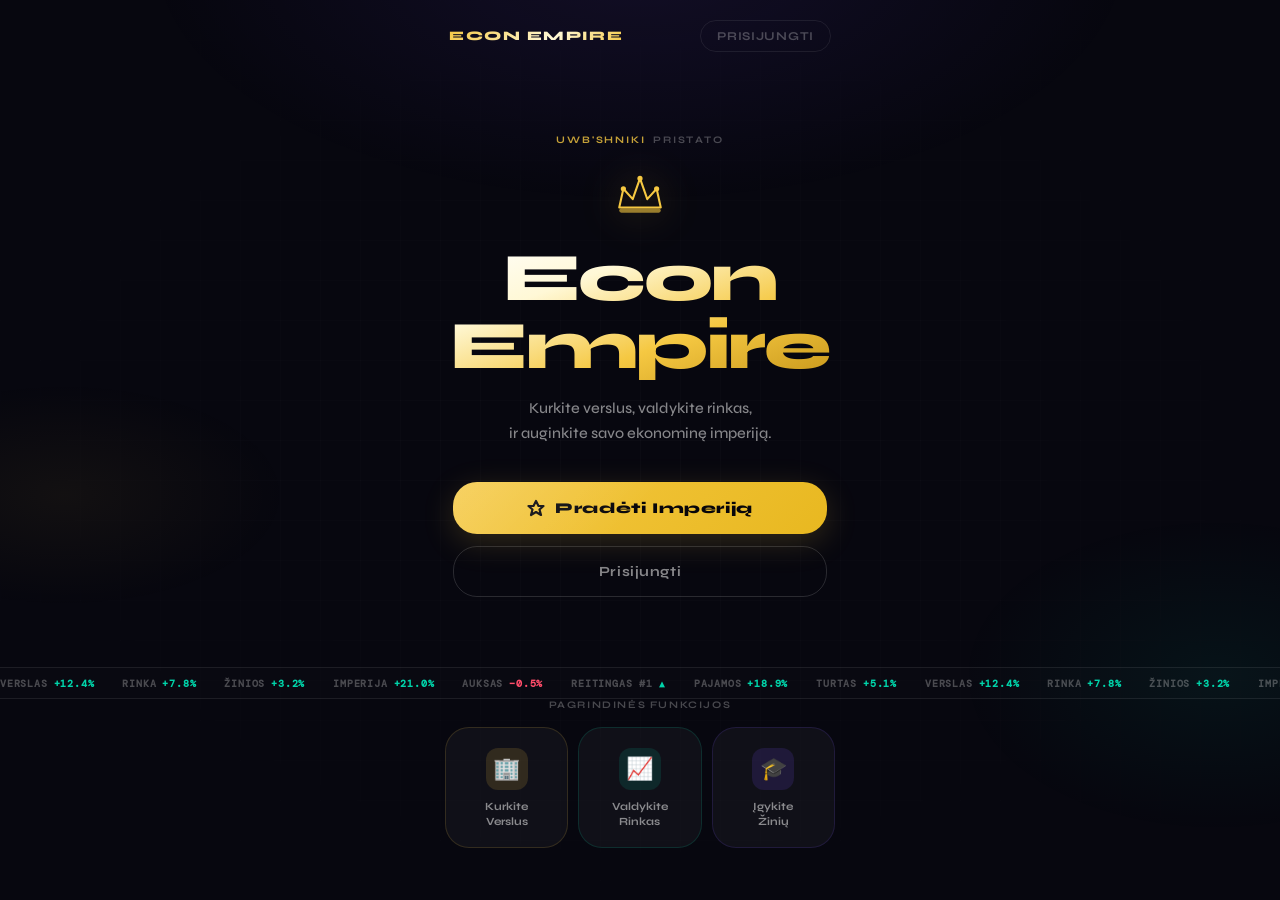
<file: index.html>
<!DOCTYPE html>
<html lang="lt">
<head>
  <meta charset="UTF-8"/>
  <meta name="viewport" content="width=device-width, initial-scale=1.0, viewport-fit=cover"/>
  <title>Econ Empire</title>
  <link rel="manifest" href="manifest.json"/>
  <meta name="theme-color" content="#6366f1"/>
  <meta name="apple-mobile-web-app-capable" content="yes"/>
  <meta name="apple-mobile-web-app-status-bar-style" content="black-translucent"/>
  <link rel="apple-touch-icon" href="assets/icon-192.png"/>
  <link rel="icon" href="assets/favicon.ico" sizes="any"/>
  <link rel="stylesheet" href="assets/css/app.css"/>
  <style>
    .landing { min-height: 100dvh; display: flex; flex-direction: column; position: relative; overflow: hidden; }
    .land-grid {
      position: fixed; inset: 0; z-index: 0;
      background-image: linear-gradient(rgba(255,255,255,0.02) 1px, transparent 1px), linear-gradient(90deg, rgba(255,255,255,0.02) 1px, transparent 1px);
      background-size: 40px 40px;
      mask-image: radial-gradient(ellipse 80% 80% at 50% 50%, black 0%, transparent 80%);
      pointer-events: none;
    }
    .land-header { position: relative; z-index: 10; display: flex; align-items: center; justify-content: space-between; padding: 20px 24px 0; max-width: var(--max-w); width: 100%; margin: 0 auto; }
    .land-wordmark { font-size: 13px; font-weight: 800; letter-spacing: 0.12em; text-transform: uppercase; background: linear-gradient(135deg, var(--gold) 0%, #fff8d6 60%, var(--gold) 100%); -webkit-background-clip: text; -webkit-text-fill-color: transparent; background-clip: text; }
    .land-login-link { font-size: 12px; font-weight: 700; letter-spacing: 0.06em; text-transform: uppercase; color: var(--text-3); padding: 8px 16px; border: 1px solid var(--border); border-radius: 100px; transition: color 0.2s, border-color 0.2s; }
    .land-login-link:hover { color: var(--gold); border-color: var(--border-gold); }
    .land-hero { position: relative; z-index: 10; flex: 1; display: flex; flex-direction: column; align-items: center; justify-content: center; text-align: center; padding: 48px 28px 36px; max-width: var(--max-w); width: 100%; margin: 0 auto; }
    .land-brand-line { font-size: 10px; font-weight: 700; letter-spacing: 0.18em; text-transform: uppercase; color: var(--text-3); margin-bottom: 22px; opacity: 0; animation: fade-up 0.5s 0.1s ease forwards; }
    .land-brand-line span { color: var(--gold); opacity: 0.8; }
    .land-crown { width: 54px; height: 54px; margin: 0 auto 22px; opacity: 0; animation: fade-up 0.5s 0.2s ease forwards; filter: drop-shadow(0 0 20px rgba(245,200,66,0.4)); }
    .land-title { font-size: clamp(46px, 13vw, 68px); font-weight: 800; letter-spacing: -0.03em; line-height: 1.0; background: linear-gradient(160deg, #ffffff 0%, #fff8d6 30%, var(--gold) 65%, #c8971a 100%); -webkit-background-clip: text; -webkit-text-fill-color: transparent; background-clip: text; margin-bottom: 16px; opacity: 0; animation: fade-up 0.55s 0.3s ease forwards; }
    .land-tagline { font-size: 15px; font-weight: 500; color: var(--text-2); line-height: 1.65; max-width: 290px; opacity: 0; animation: fade-up 0.55s 0.42s ease forwards; }
    .land-ctas { display: flex; flex-direction: column; gap: 12px; width: 100%; margin-top: 36px; opacity: 0; animation: fade-up 0.55s 0.54s ease forwards; }
    .btn--empire { background: linear-gradient(135deg, var(--gold) 0%, var(--gold-2) 100%); color: #08060a; font-size: 15px; font-weight: 800; letter-spacing: 0.04em; padding: 17px 24px; border-radius: var(--r-lg); box-shadow: var(--shadow-gold); display: flex; align-items: center; justify-content: center; gap: 10px; width: 100%; border: none; cursor: pointer; font-family: var(--font-ui); text-decoration: none; transition: box-shadow 0.25s, transform 0.15s; position: relative; overflow: hidden; }
    .btn--empire::before { content: ''; position: absolute; inset: 0; background: linear-gradient(135deg, rgba(255,255,255,0.18) 0%, transparent 50%); pointer-events: none; }
    .btn--empire:hover { box-shadow: 0 12px 44px rgba(245,200,66,0.42); }
    .btn--empire:active { transform: scale(0.97); }
    .btn--login-outline { background: transparent; color: var(--text-2); font-size: 14px; font-weight: 700; letter-spacing: 0.04em; padding: 16px 24px; border-radius: var(--r-lg); border: 1px solid var(--border-2); display: flex; align-items: center; justify-content: center; width: 100%; cursor: pointer; font-family: var(--font-ui); text-decoration: none; transition: border-color 0.2s, color 0.2s, transform 0.15s; }
    .btn--login-outline:hover { border-color: var(--border-gold); color: var(--gold); }
    .btn--login-outline:active { transform: scale(0.97); }
    .land-ticker { position: relative; z-index: 10; overflow: hidden; height: 32px; border-top: 1px solid var(--border); border-bottom: 1px solid var(--border); background: rgba(255,255,255,0.012); opacity: 0; animation: fade-up 0.5s 0.62s ease forwards; }
    .ticker-track { display: flex; gap: 28px; align-items: center; height: 100%; white-space: nowrap; animation: ticker-scroll 24s linear infinite; }
    .ticker-item { font-size: 10px; font-weight: 600; font-family: var(--font-mono); letter-spacing: 0.08em; color: var(--text-3); display: flex; align-items: center; gap: 6px; }
    .ticker-item .up { color: var(--teal); } .ticker-item .dn { color: var(--red); }
    @keyframes ticker-scroll { from { transform: translateX(0); } to { transform: translateX(-50%); } }
    .land-features { position: relative; z-index: 10; padding: 0 20px 52px; max-width: var(--max-w); width: 100%; margin: 0 auto; opacity: 0; animation: fade-up 0.6s 0.7s ease forwards; }
    .features-label { font-size: 10px; font-weight: 700; letter-spacing: 0.16em; text-transform: uppercase; color: var(--text-3); text-align: center; margin-bottom: 16px; }
    .features-grid { display: grid; grid-template-columns: repeat(3, 1fr); gap: 10px; }
    .feature-card { background: var(--surface); border: 1px solid var(--border); border-radius: var(--r-lg); padding: 20px 14px 18px; text-align: center; display: flex; flex-direction: column; align-items: center; gap: 10px; transition: border-color 0.25s, transform 0.25s; }
    .feature-card:hover { transform: translateY(-3px); }
    .feature-card:nth-child(1) { border-color: rgba(245,200,66,0.15); } .feature-card:nth-child(1):hover { border-color: rgba(245,200,66,0.35); }
    .feature-card:nth-child(2) { border-color: rgba(0,212,170,0.15); }  .feature-card:nth-child(2):hover { border-color: rgba(0,212,170,0.35); }
    .feature-card:nth-child(3) { border-color: rgba(123,79,255,0.15); } .feature-card:nth-child(3):hover { border-color: rgba(123,79,255,0.35); }
    .feature-icon { width: 42px; height: 42px; border-radius: var(--r-sm); display: flex; align-items: center; justify-content: center; font-size: 22px; }
    .feature-card:nth-child(1) .feature-icon { background: var(--gold-dim); }
    .feature-card:nth-child(2) .feature-icon { background: var(--teal-dim); }
    .feature-card:nth-child(3) .feature-icon { background: var(--purple-dim); }
    .feature-name { font-size: 11px; font-weight: 700; color: var(--text-2); line-height: 1.3; }
  </style>
</head>
<body>
  <div class="land-grid"></div>
  <div class="landing">
    <header class="land-header">
      <div class="land-wordmark">Econ Empire</div>
      <a href="login.html" class="land-login-link">Prisijungti</a>
    </header>
    <main class="land-hero">
      <p class="land-brand-line"><span>UWB'SHNIKI</span> &nbsp;pristato</p>
      <svg class="land-crown" viewBox="0 0 52 52" fill="none">
        <path d="M6 38L10 20L19 30L26 10L33 30L42 20L46 38H6Z" fill="none" stroke="#F5C842" stroke-width="2" stroke-linejoin="round"/>
        <circle cx="10" cy="20" r="2.5" fill="#F5C842"/>
        <circle cx="26" cy="10" r="2.5" fill="#F5C842"/>
        <circle cx="42" cy="20" r="2.5" fill="#F5C842"/>
        <rect x="6" y="39" width="40" height="4" rx="2" fill="#F5C842" opacity="0.6"/>
      </svg>
      <h1 class="land-title">Econ<br>Empire</h1>
      <p class="land-tagline">Kurkite verslus, valdykite rinkas,<br>ir auginkite savo ekonominę imperiją.</p>
      <div class="land-ctas">
        <a href="login.html?tab=register" class="btn--empire">
          <svg width="18" height="18" viewBox="0 0 18 18" fill="none" stroke="currentColor" stroke-width="2.2" stroke-linecap="round" stroke-linejoin="round"><path d="M9 2L11.5 7H16.5L12.5 10.5L14 16L9 13L4 16L5.5 10.5L1.5 7H6.5L9 2Z"/></svg>
          Pradėti Imperiją
        </a>
        <a href="login.html" class="btn--login-outline">Prisijungti</a>
      </div>
    </main>
    <div class="land-ticker">
      <div class="ticker-track">
        <span class="ticker-item">VERSLAS <span class="up">+12.4%</span></span>
        <span class="ticker-item">RINKA <span class="up">+7.8%</span></span>
        <span class="ticker-item">ŽINIOS <span class="up">+3.2%</span></span>
        <span class="ticker-item">IMPERIJA <span class="up">+21.0%</span></span>
        <span class="ticker-item">AUKSAS <span class="dn">−0.5%</span></span>
        <span class="ticker-item">REITINGAS #1 <span class="up">▲</span></span>
        <span class="ticker-item">PAJAMOS <span class="up">+18.9%</span></span>
        <span class="ticker-item">TURTAS <span class="up">+5.1%</span></span>
        <span class="ticker-item">VERSLAS <span class="up">+12.4%</span></span>
        <span class="ticker-item">RINKA <span class="up">+7.8%</span></span>
        <span class="ticker-item">ŽINIOS <span class="up">+3.2%</span></span>
        <span class="ticker-item">IMPERIJA <span class="up">+21.0%</span></span>
        <span class="ticker-item">AUKSAS <span class="dn">−0.5%</span></span>
        <span class="ticker-item">REITINGAS #1 <span class="up">▲</span></span>
        <span class="ticker-item">PAJAMOS <span class="up">+18.9%</span></span>
        <span class="ticker-item">TURTAS <span class="up">+5.1%</span></span>
      </div>
    </div>
    <section class="land-features">
      <p class="features-label">Pagrindinės funkcijos</p>
      <div class="features-grid">
        <div class="feature-card"><div class="feature-icon">🏢</div><span class="feature-name">Kurkite<br>Verslus</span></div>
        <div class="feature-card"><div class="feature-icon">📈</div><span class="feature-name">Valdykite<br>Rinkas</span></div>
        <div class="feature-card"><div class="feature-icon">🎓</div><span class="feature-name">Įgykite<br>Žinių</span></div>
      </div>
    </section>
  </div>

  <script>
    if ('serviceWorker' in navigator) {
      window.addEventListener('load', () => {
        navigator.serviceWorker.register('./service-worker.js').catch(console.error);
      });
    }
  </script>
</body>
</html>
</file>
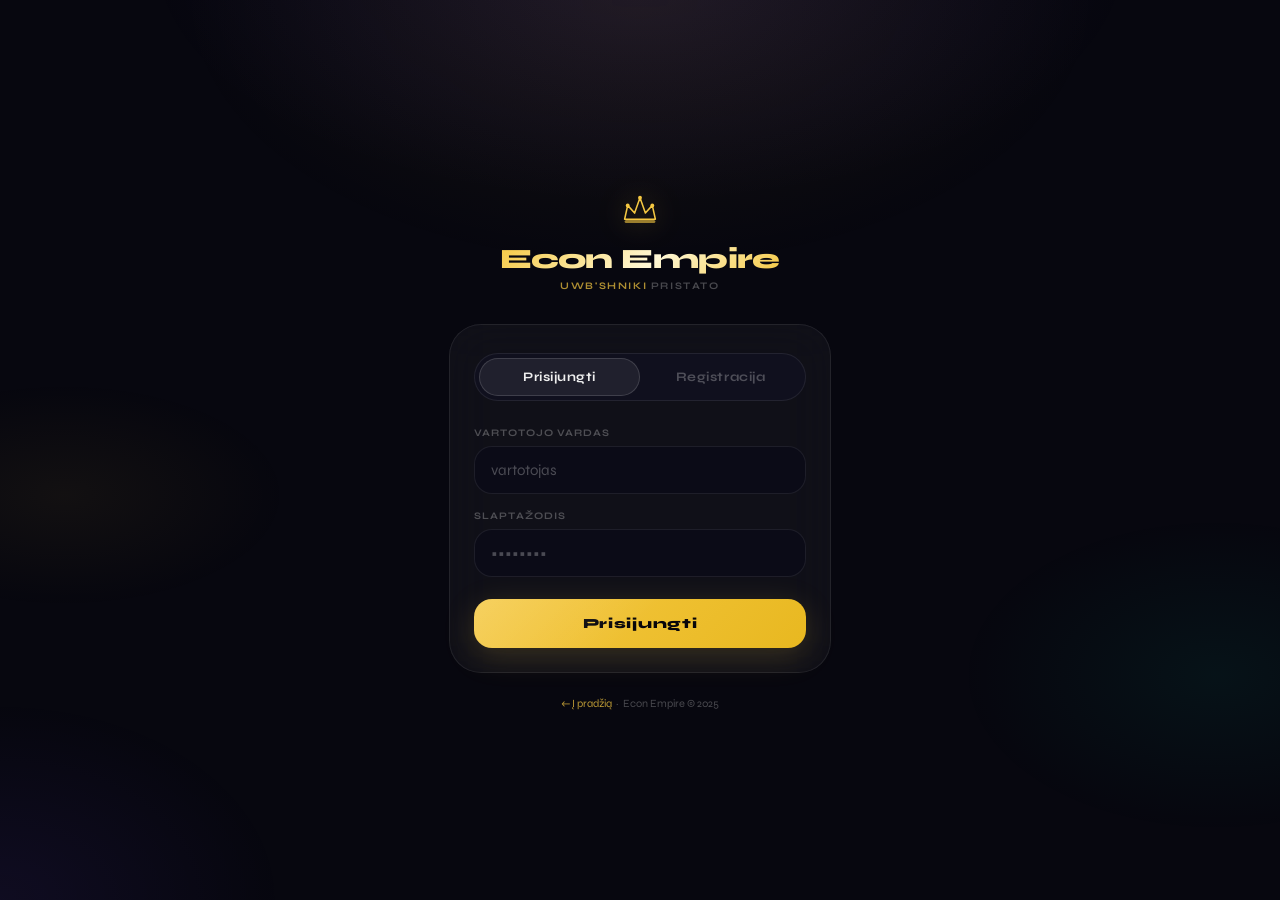
<file: academy.html>
<!DOCTYPE html>
<html lang="lt">
<head>
  <meta charset="UTF-8"/>
  <meta name="viewport" content="width=device-width, initial-scale=1.0, viewport-fit=cover"/>
  <title>Akademija — Econ Empire</title>
  <link rel="manifest" href="manifest.json"/>
  <meta name="theme-color" content="#6366f1"/>
  <meta name="apple-mobile-web-app-capable" content="yes"/>
  <meta name="apple-mobile-web-app-status-bar-style" content="black-translucent"/>
  <link rel="apple-touch-icon" href="assets/icon-192.png"/>
  <link rel="icon" href="assets/favicon.ico" sizes="any"/>
  <link rel="stylesheet" href="assets/css/app.css"/>
  <style>
    /* ── STATS BAR ── */
    .academy-stats { display: grid; grid-template-columns: repeat(3, 1fr); gap: 10px; margin-bottom: 20px; }
    .acs { background: var(--surface); border: 1px solid var(--border); border-radius: var(--r-md); padding: 14px 10px; text-align: center; }
    .acs-val   { font-size: 20px; font-weight: 800; font-family: var(--font-mono); }
    .acs-label { font-size: 9px; font-weight: 700; letter-spacing: 0.1em; text-transform: uppercase; color: var(--text-3); margin-top: 3px; }
    .acs--xp   { border-color: rgba(123,79,255,0.25); } .acs--xp .acs-val { color: var(--purple-2); }
    .acs--str  { border-color: rgba(245,200,66,0.25); } .acs--str .acs-val { color: var(--gold); }
    .acs--rank { border-color: rgba(0,212,170,0.25); }  .acs--rank .acs-val { font-size: 13px; color: var(--teal); }

    /* ── QUESTION CARD ── */
    .q-card { background: var(--surface); border: 1px solid var(--border); border-radius: var(--r-xl); padding: 24px 20px; margin-bottom: 16px; }
    .q-category { font-size: 10px; font-weight: 700; letter-spacing: 0.12em; text-transform: uppercase; color: var(--text-3); margin-bottom: 10px; display: flex; align-items: center; gap: 8px; }
    .q-category-dot { width: 6px; height: 6px; border-radius: 50%; background: var(--gold); }
    .q-text { font-size: 17px; font-weight: 700; line-height: 1.55; margin-bottom: 6px; }
    .q-scenario { font-size: 13px; color: var(--text-2); line-height: 1.6; margin-bottom: 20px; padding: 12px 14px; background: var(--bg-2); border-radius: var(--r-sm); border-left: 2px solid var(--border-gold); }

    /* ── ANSWERS ── */
    .answers { display: flex; flex-direction: column; gap: 10px; }
    .ans-btn { background: var(--bg-2); border: 1.5px solid var(--border); border-radius: var(--r-md); padding: 16px 16px; font-size: 13px; font-weight: 600; color: var(--text); text-align: left; cursor: pointer; font-family: var(--font-ui); transition: all 0.2s; display: flex; align-items: center; gap: 12px; line-height: 1.4; }
    .ans-btn:hover { border-color: var(--border-2); transform: translateX(3px); }
    .ans-btn.correct { border-color: var(--teal); background: var(--teal-dim); color: var(--teal); }
    .ans-btn.wrong   { border-color: var(--red);  background: var(--red-dim);  color: var(--red); }
    .ans-btn:disabled { cursor: default; transform: none; }
    .ans-icon { width: 28px; height: 28px; border-radius: 50%; background: var(--surface-2); display: flex; align-items: center; justify-content: center; font-size: 13px; font-weight: 800; font-family: var(--font-mono); flex-shrink: 0; color: var(--text-3); }
    .ans-btn.correct .ans-icon { background: rgba(0,212,170,0.2); color: var(--teal); }
    .ans-btn.wrong   .ans-icon { background: rgba(255,77,106,0.2); color: var(--red); }

    /* ── RESULT ── */
    .q-result { display: none; text-align: center; padding: 20px 0 4px; }
    .q-result.visible { display: block; animation: bounce-in 0.4s ease; }
    .q-result-emoji { font-size: 40px; margin-bottom: 8px; }
    .q-result-text  { font-size: 15px; font-weight: 700; margin-bottom: 4px; }
    .q-result-xp    { font-size: 20px; font-weight: 800; font-family: var(--font-mono); color: var(--purple-2); }
    .q-result-explain { font-size: 12px; color: var(--text-2); line-height: 1.5; margin-top: 10px; max-width: 320px; margin-left: auto; margin-right: auto; }
    .q-next-btn { margin-top: 16px; padding: 14px 32px; border-radius: var(--r-md); background: linear-gradient(135deg, var(--purple) 0%, var(--purple-2) 100%); color: white; font-size: 14px; font-weight: 800; border: none; cursor: pointer; font-family: var(--font-ui); box-shadow: 0 4px 20px rgba(123,79,255,0.3); transition: box-shadow 0.2s, transform 0.15s; }
    .q-next-btn:hover  { box-shadow: 0 8px 32px rgba(123,79,255,0.45); }
    .q-next-btn:active { transform: scale(0.97); }

    /* ── STREAK ── */
    .streak-bar { display: flex; align-items: center; gap: 8px; margin-bottom: 16px; }
    .streak-label { font-size: 12px; font-weight: 700; color: var(--text-2); }
    .streak-flames { display: flex; gap: 4px; }
    .flame { font-size: 16px; opacity: 0.25; transition: opacity 0.3s, transform 0.3s; }
    .flame.active { opacity: 1; transform: scale(1.2); }
    .streak-combo { margin-left: auto; font-size: 11px; font-weight: 700; font-family: var(--font-mono); color: var(--orange); }
    .combo-badge { display: inline-flex; align-items: center; gap: 4px; background: var(--orange-dim); border: 1px solid rgba(255,140,66,0.25); padding: 4px 10px; border-radius: 100px; }
  </style>
</head>
<body>
  <div id="toast-container"></div>
  <div class="app-root">
    <header class="top-bar">
      <span class="top-bar__logo">Akademija</span>
      <a href="profile.html" class="top-bar__action"><svg viewBox="0 0 24 24" width="20" height="20" fill="none" stroke="currentColor" stroke-width="1.6"><circle cx="12" cy="8" r="4"/><path d="M4 20c0-4 3.6-7 8-7s8 3 8 7"/></svg></a>
    </header>
    <main class="page-content">
      <div class="academy-stats">
        <div class="acs acs--xp"><div class="acs-val" id="stat-xp">0</div><div class="acs-label">Žinios</div></div>
        <div class="acs acs--str"><div class="acs-val" id="stat-streak">0🔥</div><div class="acs-label">Serija</div></div>
        <div class="acs acs--rank"><div class="acs-val" id="stat-rank">Studentas</div><div class="acs-label">Rangas</div></div>
      </div>

      <div class="streak-bar">
        <span class="streak-label">Serija</span>
        <div class="streak-flames" id="streak-flames">
          <span class="flame">🔥</span><span class="flame">🔥</span><span class="flame">🔥</span><span class="flame">🔥</span><span class="flame">🔥</span>
        </div>
        <div class="streak-combo" id="combo-badge" style="display:none;">
          <div class="combo-badge">⚡ x<span id="combo-x">1</span> bonusas</div>
        </div>
      </div>

      <div class="q-card" id="q-card">
        <div id="q-content"></div>
      </div>
    </main>
    <nav class="bottom-nav">
      <a class="nav-item" data-page="app" href="app.html"><svg viewBox="0 0 24 24"><rect x="3" y="3" width="7" height="7" rx="1"/><rect x="14" y="3" width="7" height="7" rx="1"/><rect x="3" y="14" width="7" height="7" rx="1"/><rect x="14" y="14" width="7" height="7" rx="1"/></svg>Dashboard</a>
      <a class="nav-item" data-page="empire" href="empire.html"><svg viewBox="0 0 24 24"><path d="M3 21h18M5 21V7l7-4 7 4v14"/><path d="M9 21v-4h6v4"/></svg>Imperija</a>
      <a class="nav-item" data-page="market" href="market.html"><svg viewBox="0 0 24 24"><polyline points="22 7 13.5 15.5 8.5 10.5 2 17"/><polyline points="16 7 22 7 22 13"/></svg>Rinka</a>
      <a class="nav-item active" data-page="academy" href="academy.html"><svg viewBox="0 0 24 24"><path d="M12 2L2 7l10 5 10-5-10-5z"/><path d="M2 17l10 5 10-5"/><path d="M2 12l10 5 10-5"/></svg>Akademija</a>
      <a class="nav-item" data-page="leaderboard" href="leaderboard.html"><svg viewBox="0 0 24 24"><path d="M18 20V10"/><path d="M12 20V4"/><path d="M6 20v-6"/></svg>Top</a>
    </nav>
  </div>
  <script type="module">
    import { getUser, requireAuth, saveUser, getLevelInfo, calcLevel } from './assets/js/user.js';
    import { toast, fmt } from './assets/js/ui.js';
    import api from './assets/js/api.js';

    requireAuth();

    const QUESTIONS = [
      { cat: 'Makroekonomika', q: 'Kas nutinka, kai centriniai bankai kelia palūkanų normas?', scenario: 'FED padidino palūkanas 0.5%. Rinkose nerimas — investuotojai perorientuojasi.', answers: ['Pasiskolinti pigiau', 'Infliacija stabdoma, skolinimasis brangsta', 'Akcinės rinkos visada auga', 'Valiuta susilpnėja'], correct: 1, explain: 'Aukštesnės palūkanos brangina kreditą ir stabdo infliaciją, bet lėtina ekonomiką.' },
      { cat: 'Verslo strategija', q: 'Kas yra "skalės ekonomija"?', scenario: 'Jūsų gamykla pagamina 1000 vienetų už €10 vnt. Padvigubinus gamybą, kaina krenta.', answers: ['Mokesčių optimizavimas', 'Gamybos augimas mažina vieneto kainą', 'Rinkų išplėtimas į užsienį', 'Automatizacijos technologijos'], correct: 1, explain: 'Skalės ekonomija: didinant gamybos apimtis, vieneto kaštai mažėja dėl fiksuotų kaštų paskirstymo.' },
      { cat: 'Rinkodara', q: 'Kuris kainų nustatymo metodas grindžiamas vertės suvokimu?', scenario: 'Jūsų klientai moka 3x daugiau už "premium" produktą, nors gamybos kaina tokia pati.', answers: ['Kaštų pliuso metodas', 'Konkurentų sekimas', 'Vertės pagrindu kainodara', 'Dumping kainodara'], correct: 2, explain: 'Vertės pagrindu kainodara remiasi tuo, kiek klientas suvokia produkto vertę, o ne gamybos kaina.' },
      { cat: 'Investavimas', q: 'Ką reiškia "diversifikacija" portfelyje?', scenario: 'Jūsų draugas investavo viską į vieną akciją. Ji krito 80%. Ką turėjote padaryti kitaip?', answers: ['Investuoti tik į auksą', 'Paskirstyti investicijas į skirtingus aktyvus', 'Visus pinigus laikyti banke', 'Sekti populiarius YouTuberius'], correct: 1, explain: 'Diversifikacija sumažina riziką paskirstant investicijas tarp skirtingų tipų aktyvų.' },
      { cat: 'Finansai', q: 'Kas yra "pinigų srautų valdymas" (cash flow)?', scenario: 'Jūsų verslas pelningas, bet negali sumokėti sąskaitų. Klientai moka po 90 dienų.', answers: ['Pelno maksimizavimas', 'Pinigų įplaukų ir išplaukų balansavimas', 'Bankroto proceso valdymas', 'Akcijų pirkimas'], correct: 1, explain: 'Cash flow valdymas užtikrina, kad įmonė turi pakankamai pinigų einamiems įsipareigojimams vykdyti.' },
      { cat: 'Makroekonomika', q: 'Kas yra BVP (Bendras vidaus produktas)?', scenario: 'Vyriausybė skelbia: "BVP augo 3%." Ką tai reiškia jūsų verslui?', answers: ['Tik eksporto vertė', 'Bendra prekių ir paslaugų vertė šalyje per metus', 'Valdžios biudžeto surinkimas', 'Importo ir eksporto skirtumas'], correct: 1, explain: 'BVP matuoja visos šalies ekonominės veiklos apimtį — kuo didesnė, tuo daugiau vartotojai perka.' },
      { cat: 'Verslo modeliai', q: 'Koks verslo modelis generuoja pasikartojančias pajamas?', scenario: 'Netflix, Spotify, SaaS produktai — jie visi turi bendrą ypatybę.', answers: ['Vienkartiniai pardavimai', 'Prenumeratos modelis', 'Aukciono sistema', 'Nemokamas produktas'], correct: 1, explain: 'Prenumeratos modelis generuoja stabilias mėnesines/metines pajamas ir didina verslo vertę.' },
      { cat: 'Rinkodara', q: 'Kas yra "klientų išlaikymo kaina" mažesnė nei?', scenario: 'Studijose: išlaikyti esamą klientą kainuoja 5–7x mažiau nei pritraukti naują.', answers: ['Naujo kliento pritraukimo kaina', 'Gamybos kaina', 'Reklamos biudžetas', 'Darbuotojų atlygis'], correct: 0, explain: 'Esamo kliento išlaikymas kainuoja daug mažiau nei naujo pritraukimas — todėl CRM yra labai svarbus.' },
    ];

    const RANKS = ['Studentas', 'Finansų Analitikas', 'Verslo Konsultantas', 'Ekonomistas', 'Rinkos Ekspertas', 'Imperijos Strategas'];

    let streak = 0;
    let qIdx   = 0;
    let shuffled = [...QUESTIONS].sort(() => Math.random() - 0.5);

    function getRank(xp) {
      const i = Math.min(Math.floor(xp / 300), RANKS.length - 1);
      return RANKS[i];
    }

    function updateStats() {
      const u = getUser();
      document.getElementById('stat-xp').textContent     = fmt(u.xp || 0);
      document.getElementById('stat-streak').textContent = streak + '🔥';
      document.getElementById('stat-rank').textContent   = getRank(u.xp || 0);
      const flames = document.querySelectorAll('.flame');
      flames.forEach((f, i) => f.classList.toggle('active', i < Math.min(streak, 5)));
      if (streak >= 2) {
        document.getElementById('combo-badge').style.display = '';
        document.getElementById('combo-x').textContent = streak;
      } else { document.getElementById('combo-badge').style.display = 'none'; }
    }

    function renderQuestion() {
      const q = shuffled[qIdx % shuffled.length];
      const icons = ['A', 'B', 'C', 'D'];
      document.getElementById('q-content').innerHTML = `
        <div class="q-category"><div class="q-category-dot"></div>${q.cat}</div>
        <div class="q-text">${q.q}</div>
        ${q.scenario ? `<div class="q-scenario">${q.scenario}</div>` : ''}
        <div class="answers">
          ${q.answers.map((a, i) => `
            <button class="ans-btn" data-i="${i}">
              <div class="ans-icon">${icons[i]}</div>
              <span>${a}</span>
            </button>`).join('')}
        </div>
        <div class="q-result" id="q-result">
          <div class="q-result-emoji" id="res-emoji">🎉</div>
          <div class="q-result-text" id="res-text"></div>
          <div class="q-result-xp" id="res-xp"></div>
          <div class="q-result-explain">${q.explain}</div>
          <button class="q-next-btn" id="next-q-btn">Kitas klausimas →</button>
        </div>`;

      document.querySelectorAll('.ans-btn').forEach(btn => {
        btn.addEventListener('click', async () => {
          const chosen  = +btn.dataset.i;
          const correct = chosen === q.correct;
          document.querySelectorAll('.ans-btn').forEach(b => {
            b.disabled = true;
            if (+b.dataset.i === q.correct) b.classList.add('correct');
            if (+b.dataset.i === chosen && !correct) b.classList.add('wrong');
          });

          if (correct) { streak++; } else { streak = Math.max(0, streak - 1); }
          const bonus = correct ? Math.max(1, streak) : 0;
          const xpGain = correct ? 20 * bonus : 0;

          const u = getUser();
          const newXp = (u.xp || 0) + xpGain;
          saveUser({ xp: newXp });
          const info = getLevelInfo(newXp);
          await api.update(u.username, u.coins || 0, newXp, info.level);

          const res = document.getElementById('q-result');
          document.getElementById('res-emoji').textContent = correct ? (streak >= 3 ? '🔥' : '✅') : '❌';
          document.getElementById('res-text').textContent  = correct ? (streak >= 3 ? `SERIJA x${streak}! Puiku!` : 'Teisingai!') : 'Neteisingai';
          document.getElementById('res-xp').textContent   = correct ? `+${xpGain} Žinių` : '−0 Žinių';
          document.getElementById('res-xp').style.color   = correct ? 'var(--purple-2)' : 'var(--red)';
          res.classList.add('visible');
          updateStats();
          if (correct) toast(`+${xpGain} Žinių! ${streak >= 3 ? '🔥 SERIJA!' : ''}`, 'success');
          else toast('Neteisingas atsakymas', 'error');

          document.getElementById('next-q-btn').addEventListener('click', () => {
            qIdx++;
            if (qIdx % shuffled.length === 0) shuffled = [...QUESTIONS].sort(() => Math.random() - 0.5);
            renderQuestion();
          });
        });
      });
    }

    updateStats();
    renderQuestion();
  </script>

  <script>
    if ('serviceWorker' in navigator) {
      window.addEventListener('load', () => {
        navigator.serviceWorker.register('./service-worker.js').catch(console.error);
      });
    }
  </script>
</body>
</html>
</file>
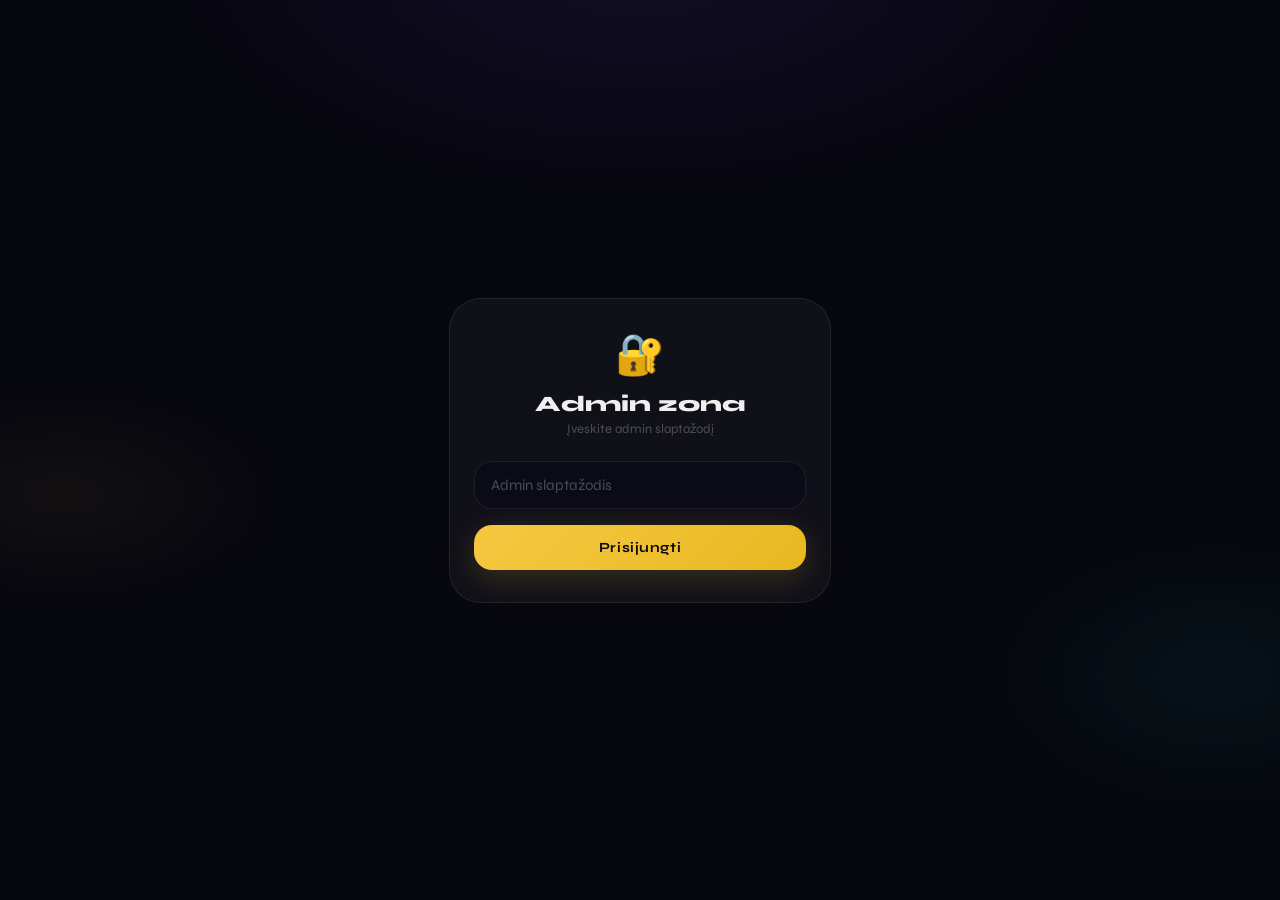
<file: admin.html>
<!DOCTYPE html>
<html lang="lt">
<head>
  <meta charset="UTF-8"/>
  <meta name="viewport" content="width=device-width, initial-scale=1.0, viewport-fit=cover"/>
  <title>Admin — Econ Empire</title>
  <link rel="manifest" href="manifest.json"/>
  <meta name="theme-color" content="#6366f1"/>
  <meta name="apple-mobile-web-app-capable" content="yes"/>
  <meta name="apple-mobile-web-app-status-bar-style" content="black-translucent"/>
  <link rel="apple-touch-icon" href="assets/icon-192.png"/>
  <link rel="icon" href="assets/favicon.ico" sizes="any"/>
  <link rel="stylesheet" href="assets/css/app.css"/>
  <style>
    .admin-gate { min-height: 100dvh; display: flex; flex-direction: column; align-items: center; justify-content: center; padding: 32px 24px; max-width: var(--max-w); margin: 0 auto; }
    .admin-gate-card { width: 100%; background: var(--surface); border: 1px solid var(--border); border-radius: var(--r-xl); padding: 32px 24px; }
    .admin-gate-icon  { font-size: 40px; text-align: center; margin-bottom: 12px; }
    .admin-gate-title { font-size: 22px; font-weight: 800; text-align: center; margin-bottom: 4px; }
    .admin-gate-sub   { font-size: 13px; color: var(--text-3); text-align: center; margin-bottom: 24px; }

    .admin-root { max-width: var(--max-w); margin: 0 auto; }
    .admin-overview { display: grid; grid-template-columns: repeat(3, 1fr); gap: 10px; margin-bottom: 20px; }
    .ov-card { background: var(--surface); border: 1px solid var(--border); border-radius: var(--r-lg); padding: 14px 12px; text-align: center; }
    .ov-val  { font-size: 22px; font-weight: 800; font-family: var(--font-mono); }
    .ov-label{ font-size: 9px; font-weight: 700; letter-spacing: 0.1em; text-transform: uppercase; color: var(--text-3); margin-top: 3px; }
    .ov-card:nth-child(1) .ov-val { color: var(--gold); }
    .ov-card:nth-child(2) .ov-val { color: var(--teal); }
    .ov-card:nth-child(3) .ov-val { color: var(--purple-2); }

    .user-table { display: flex; flex-direction: column; gap: 10px; }
    .user-row { background: var(--surface); border: 1px solid var(--border); border-radius: var(--r-lg); overflow: hidden; }
    .user-row-header { display: flex; align-items: center; gap: 12px; padding: 14px 16px; cursor: pointer; }
    .user-row-avatar { width: 36px; height: 36px; border-radius: 50%; background: var(--surface-2); border: 1px solid var(--border); display: flex; align-items: center; justify-content: center; font-size: 14px; font-weight: 800; color: var(--text-2); text-transform: uppercase; flex-shrink: 0; }
    .user-row-name  { font-size: 14px; font-weight: 700; flex: 1; }
    .user-row-coins { font-size: 12px; font-family: var(--font-mono); color: var(--gold); }
    .user-row-expand { font-size: 18px; color: var(--text-3); transition: transform 0.2s; }
    .user-row.open .user-row-expand { transform: rotate(180deg); }
    .user-row-detail { display: none; padding: 0 16px 16px; border-top: 1px solid var(--border); }
    .user-row.open .user-row-detail { display: block; }
    .detail-grid { display: grid; grid-template-columns: 1fr 1fr; gap: 10px; margin-top: 12px; }
    .detail-input { background: var(--bg-1); border: 1px solid var(--border); border-radius: var(--r-sm); padding: 10px 12px; font-size: 13px; color: var(--text); outline: none; width: 100%; font-family: var(--font-ui); }
    .detail-input:focus { border-color: rgba(245,200,66,0.4); }
    .detail-label { font-size: 9px; font-weight: 700; letter-spacing: 0.08em; text-transform: uppercase; color: var(--text-3); margin-bottom: 4px; display: block; }
    .detail-actions { display: flex; gap: 8px; margin-top: 12px; }
    .save-btn   { flex: 1; padding: 11px; border-radius: var(--r-sm); background: var(--gold-dim); border: 1px solid var(--border-gold); color: var(--gold); font-size: 12px; font-weight: 700; cursor: pointer; font-family: var(--font-ui); transition: background 0.2s; }
    .save-btn:hover { background: rgba(245,200,66,0.2); }
    .delete-btn { padding: 11px 16px; border-radius: var(--r-sm); background: var(--red-dim); border: 1px solid rgba(255,77,106,0.25); color: var(--red); font-size: 12px; font-weight: 700; cursor: pointer; font-family: var(--font-ui); transition: background 0.2s; }
    .delete-btn:hover { background: rgba(255,77,106,0.25); }

    .admin-loading { text-align: center; padding: 48px 20px; color: var(--text-3); }
    .spinner { width: 28px; height: 28px; border: 2px solid var(--border); border-top-color: var(--gold); border-radius: 50%; animation: spin 0.8s linear infinite; margin: 0 auto 12px; }
    .refresh-btn { padding: 10px 20px; border-radius: var(--r-md); background: var(--surface-2); border: 1px solid var(--border-2); color: var(--text-2); font-size: 12px; font-weight: 700; cursor: pointer; font-family: var(--font-ui); transition: background 0.2s; }
    .refresh-btn:hover { background: var(--surface-3); }
  </style>
</head>
<body>
  <div id="toast-container"></div>

  <!-- Gate -->
  <div class="admin-gate" id="gate">
    <div class="admin-gate-card">
      <div class="admin-gate-icon">🔐</div>
      <div class="admin-gate-title">Admin zona</div>
      <div class="admin-gate-sub">Įveskite admin slaptažodį</div>
      <div class="input-group" style="margin-bottom:16px;">
        <input class="input-field" id="admin-pw-input" type="password" placeholder="Admin slaptažodis" autocomplete="current-password"/>
      </div>
      <button class="btn btn--primary btn--full" id="admin-pw-btn">Prisijungti</button>
    </div>
  </div>

  <!-- Admin panel (hidden until auth) -->
  <div id="admin-panel" style="display:none;">
    <div class="app-root">
      <header class="top-bar">
        <span class="top-bar__logo">⚙️ Admin</span>
        <div style="display:flex;gap:8px;align-items:center;">
          <button class="refresh-btn" id="refresh-btn">↻ Atnaujinti</button>
          <a href="app.html" class="top-bar__action"><svg viewBox="0 0 24 24" width="18" height="18" fill="none" stroke="currentColor" stroke-width="1.6"><path d="M18 6L6 18M6 6l12 12"/></svg></a>
        </div>
      </header>
      <main class="page-content admin-root">
        <div class="admin-overview">
          <div class="ov-card"><div class="ov-val" id="ov-users">0</div><div class="ov-label">Žaidėjai</div></div>
          <div class="ov-card"><div class="ov-val" id="ov-coins">0</div><div class="ov-label">Kap. Iš viso</div></div>
          <div class="ov-card"><div class="ov-val" id="ov-xp">0</div><div class="ov-label">XP Iš viso</div></div>
        </div>
        <p class="section-label mb-12">Žaidėjai</p>
        <div id="user-table">
          <div class="admin-loading"><div class="spinner"></div>Kraunama…</div>
        </div>
      </main>
    </div>
  </div>

  <script type="module">
    import api from './assets/js/api.js';
    import { fmt } from './assets/js/ui.js';
    import { toast } from './assets/js/ui.js';

    let adminPw = '';

    document.getElementById('admin-pw-btn').addEventListener('click', async () => {
      const pw = document.getElementById('admin-pw-input').value.trim();
      if (!pw) return;
      adminPw = pw;
      const res = await api.getAll(pw);
      if (res && res.success) {
        document.getElementById('gate').style.display = 'none';
        document.getElementById('admin-panel').style.display = '';
        renderUsers(res.data || []);
      } else {
        document.getElementById('admin-pw-input').style.borderColor = 'rgba(255,77,106,0.5)';
        setTimeout(() => document.getElementById('admin-pw-input').style.borderColor = '', 1000);
      }
    });

    document.getElementById('admin-pw-input').addEventListener('keydown', e => {
      if (e.key === 'Enter') document.getElementById('admin-pw-btn').click();
    });

    document.getElementById('refresh-btn').addEventListener('click', async () => {
      document.getElementById('user-table').innerHTML = '<div class="admin-loading"><div class="spinner"></div>Kraunama…</div>';
      const res = await api.getAll(adminPw);
      if (res && res.success) renderUsers(res.data || []);
    });

    function renderUsers(users) {
      users.sort((a,b) => (b.coins||0)-(a.coins||0));
      const totalCoins = users.reduce((s,u) => s+(u.coins||0),0);
      const totalXp    = users.reduce((s,u) => s+(u.xp||0),0);
      document.getElementById('ov-users').textContent = users.length;
      document.getElementById('ov-coins').textContent = fmt(totalCoins);
      document.getElementById('ov-xp').textContent    = fmt(totalXp);

      const table = document.getElementById('user-table');
      if (!users.length) { table.innerHTML = '<div class="admin-loading">Nėra žaidėjų</div>'; return; }

      table.innerHTML = '';
      users.forEach(u => {
        const row = document.createElement('div');
        row.className = 'user-row';
        row.innerHTML = `
          <div class="user-row-header">
            <div class="user-row-avatar">${u.username[0]}</div>
            <div class="user-row-name">${u.username}</div>
            <div class="user-row-coins">€${fmt(u.coins||0)}</div>
            <div class="user-row-expand">▾</div>
          </div>
          <div class="user-row-detail">
            <div class="detail-grid">
              <div><label class="detail-label">Vartotojo vardas</label><input class="detail-input" data-field="username" value="${u.username}"/></div>
              <div><label class="detail-label">Slaptažodis</label><input class="detail-input" type="password" data-field="password" placeholder="(nekeisti)"/></div>
              <div><label class="detail-label">Kapitalas</label><input class="detail-input" type="number" data-field="coins" value="${u.coins||0}"/></div>
              <div><label class="detail-label">Žinios (XP)</label><input class="detail-input" type="number" data-field="xp" value="${u.xp||0}"/></div>
              <div><label class="detail-label">Lygis</label><input class="detail-input" type="number" data-field="level" value="${u.level||1}"/></div>
            </div>
            <div class="detail-actions">
              <button class="save-btn" data-orig="${u.username}">💾 Išsaugoti</button>
              <button class="delete-btn" data-username="${u.username}">🗑 Ištrinti</button>
            </div>
          </div>`;

        row.querySelector('.user-row-header').addEventListener('click', () => row.classList.toggle('open'));
        row.querySelector('.save-btn').addEventListener('click', async e => {
          const orig = e.target.dataset.orig;
          const inputs = row.querySelectorAll('.detail-input');
          const data = { adminPassword: adminPw, origUsername: orig };
          inputs.forEach(inp => { if (inp.value !== '' && !(inp.type === 'password' && !inp.value)) data[inp.dataset.field] = inp.value; });
          const res = await api.adminUpdate(data);
          if (res && res.success) toast('Išsaugota!', 'success');
          else toast('Klaida išsaugant', 'error');
        });
        row.querySelector('.delete-btn').addEventListener('click', async e => {
          if (!confirm(`Ištrinti ${e.target.dataset.username}?`)) return;
          const res = await api.deleteUser(e.target.dataset.username);
          if (res && res.success) { row.remove(); toast('Ištrintas', 'success'); }
          else toast('Klaida trinant', 'error');
        });

        table.appendChild(row);
      });
    }
  </script>

  <script>
    if ('serviceWorker' in navigator) {
      window.addEventListener('load', () => {
        navigator.serviceWorker.register('./service-worker.js').catch(console.error);
      });
    }
  </script>
</body>
</html>
</file>
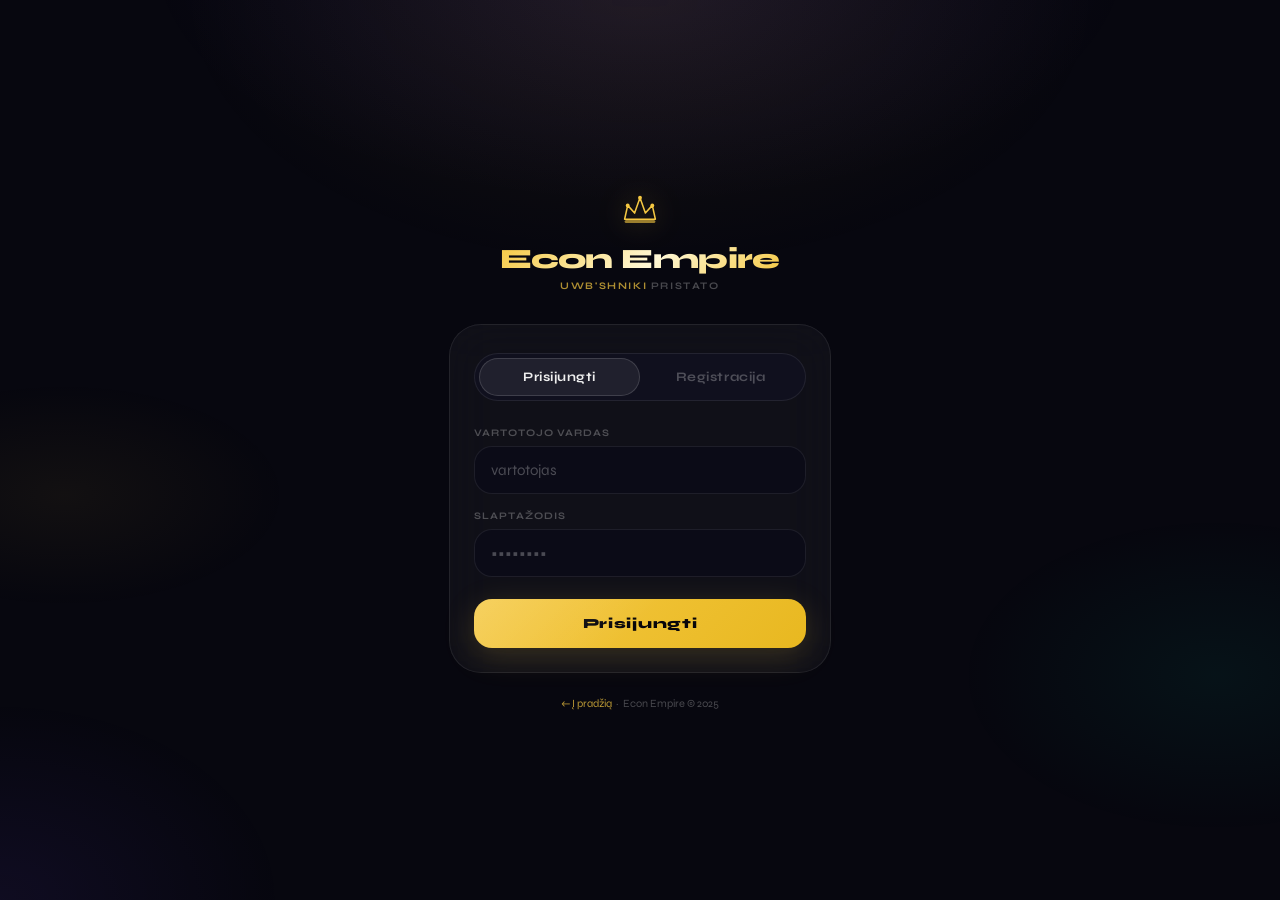
<file: app.html>
<!DOCTYPE html>
<html lang="lt">
<head>
  <meta charset="UTF-8"/>
  <meta name="viewport" content="width=device-width, initial-scale=1.0, viewport-fit=cover"/>
  <title>Dashboard — Econ Empire</title>
  <link rel="manifest" href="manifest.json"/>
  <meta name="theme-color" content="#6366f1"/>
  <meta name="apple-mobile-web-app-capable" content="yes"/>
  <meta name="apple-mobile-web-app-status-bar-style" content="black-translucent"/>
  <link rel="apple-touch-icon" href="assets/icon-192.png"/>
  <link rel="icon" href="assets/favicon.ico" sizes="any"/>
  <link rel="stylesheet" href="assets/css/app.css"/>
  <style>
    .dash-greeting { font-size: 13px; font-weight: 600; color: var(--text-3); letter-spacing: 0.04em; margin-bottom: 4px; }
    .dash-name     { font-size: 24px; font-weight: 800; letter-spacing: -0.02em; }
    .dash-name span { color: var(--gold); }

    /* ── MAIN STAT CARD ── */
    .stat-hero {
      background: linear-gradient(135deg, rgba(245,200,66,0.07) 0%, rgba(245,200,66,0.03) 100%);
      border: 1px solid var(--border-gold);
      border-radius: var(--r-xl);
      padding: 24px 20px 20px;
      margin-top: 20px;
      position: relative;
      overflow: hidden;
    }
    .stat-hero::before { content: ''; position: absolute; top: -30px; right: -30px; width: 120px; height: 120px; background: radial-gradient(circle, rgba(245,200,66,0.12) 0%, transparent 70%); pointer-events: none; }
    .stat-hero-label { font-size: 10px; font-weight: 700; letter-spacing: 0.12em; text-transform: uppercase; color: var(--text-3); margin-bottom: 6px; }
    .stat-hero-val   { font-size: 38px; font-weight: 800; font-family: var(--font-mono); color: var(--gold); letter-spacing: -0.02em; line-height: 1; }
    .stat-hero-val sup { font-size: 16px; font-weight: 600; margin-right: 2px; }
    .stat-hero-meta  { font-size: 12px; color: var(--text-3); margin-top: 8px; display: flex; align-items: center; gap: 8px; }
    .stat-hero-meta .up { color: var(--teal); font-weight: 700; }

    /* ── STAT ROW ── */
    .stat-row { display: grid; grid-template-columns: 1fr 1fr; gap: 12px; margin-top: 12px; }
    .stat-mini { background: var(--surface); border: 1px solid var(--border); border-radius: var(--r-lg); padding: 16px 16px 14px; }
    .stat-mini-label { font-size: 9px; font-weight: 700; letter-spacing: 0.1em; text-transform: uppercase; color: var(--text-3); margin-bottom: 8px; }
    .stat-mini-val   { font-size: 22px; font-weight: 800; font-family: var(--font-mono); letter-spacing: -0.01em; }
    .stat-mini-sub   { font-size: 11px; color: var(--text-3); margin-top: 4px; }
    .stat-mini--xp   { border-color: rgba(123,79,255,0.2); }
    .stat-mini--xp .stat-mini-val { color: var(--purple-2); }
    .stat-mini--biz  { border-color: rgba(0,212,170,0.2); }
    .stat-mini--biz .stat-mini-val { font-size: 16px; color: var(--teal); }

    /* ── PROGRESS SECTION ── */
    .progress-section { margin-top: 24px; }
    .prog-header { display: flex; align-items: center; justify-content: space-between; margin-bottom: 10px; }
    .prog-title  { font-size: 13px; font-weight: 700; }
    .prog-pct    { font-size: 12px; font-weight: 700; font-family: var(--font-mono); color: var(--purple-2); }

    /* ── INCOME CARD ── */
    .income-card { display: flex; align-items: center; justify-content: space-between; background: var(--teal-dim); border: 1px solid rgba(0,212,170,0.2); border-radius: var(--r-lg); padding: 16px 18px; margin-top: 12px; }
    .income-left  { display: flex; flex-direction: column; gap: 3px; }
    .income-label { font-size: 10px; font-weight: 700; letter-spacing: 0.1em; text-transform: uppercase; color: rgba(0,212,170,0.6); }
    .income-val   { font-size: 20px; font-weight: 800; font-family: var(--font-mono); color: var(--teal); }
    .income-pulse { width: 36px; height: 36px; background: rgba(0,212,170,0.15); border-radius: 50%; display: flex; align-items: center; justify-content: center; font-size: 18px; animation: pulse-gold 2s infinite; }

    /* ── QUICK ACTIONS ── */
    .actions-grid { display: grid; grid-template-columns: 1fr 1fr; gap: 12px; margin-top: 12px; }
    .action-card { background: var(--surface); border: 1px solid var(--border); border-radius: var(--r-lg); padding: 20px 16px; display: flex; flex-direction: column; align-items: flex-start; gap: 10px; cursor: pointer; text-decoration: none; transition: transform 0.2s, border-color 0.2s, box-shadow 0.2s; position: relative; overflow: hidden; }
    .action-card:hover { transform: translateY(-2px); box-shadow: var(--shadow-card); }
    .action-card:active { transform: scale(0.97); }
    .action-card-icon { width: 44px; height: 44px; border-radius: var(--r-sm); display: flex; align-items: center; justify-content: center; font-size: 22px; }
    .action-card-title { font-size: 14px; font-weight: 800; }
    .action-card-desc  { font-size: 11px; color: var(--text-3); line-height: 1.4; }
    .action-card--empire  { border-color: var(--border-gold); }
    .action-card--empire .action-card-icon  { background: var(--gold-dim); }
    .action-card--empire:hover  { border-color: rgba(245,200,66,0.4); }
    .action-card--market  { border-color: rgba(0,212,170,0.2); }
    .action-card--market .action-card-icon  { background: var(--teal-dim); }
    .action-card--market:hover  { border-color: rgba(0,212,170,0.4); }
    .action-card--academy { border-color: rgba(123,79,255,0.2); }
    .action-card--academy .action-card-icon { background: var(--purple-dim); }
    .action-card--academy:hover { border-color: rgba(123,79,255,0.4); }
    .action-card--top     { border-color: rgba(255,140,66,0.2); }
    .action-card--top .action-card-icon     { background: var(--orange-dim); }
    .action-card--top:hover     { border-color: rgba(255,140,66,0.4); }

    /* ── DAILY REWARD ── */
    .daily-card { background: linear-gradient(135deg, rgba(123,79,255,0.1) 0%, rgba(123,79,255,0.04) 100%); border: 1px solid rgba(123,79,255,0.22); border-radius: var(--r-lg); padding: 20px; margin-top: 12px; display: flex; align-items: center; gap: 16px; cursor: pointer; transition: transform 0.2s, box-shadow 0.2s; }
    .daily-card:hover { transform: translateY(-2px); box-shadow: 0 6px 28px rgba(123,79,255,0.15); }
    .daily-icon { font-size: 32px; flex-shrink: 0; }
    .daily-text-title { font-size: 15px; font-weight: 800; margin-bottom: 3px; }
    .daily-text-sub   { font-size: 12px; color: var(--text-3); }
    .daily-badge { margin-left: auto; background: var(--purple); color: white; font-size: 11px; font-weight: 700; padding: 6px 12px; border-radius: 100px; white-space: nowrap; }
    .daily-badge.claimed { background: var(--surface-2); color: var(--text-3); }

    /* ── EVENTS ── */
    .events-list { display: flex; flex-direction: column; gap: 10px; margin-top: 12px; }
    .event-item { display: flex; align-items: center; gap: 12px; padding: 13px 14px; background: var(--surface); border: 1px solid var(--border); border-radius: var(--r-md); }
    .event-dot  { width: 8px; height: 8px; border-radius: 50%; flex-shrink: 0; }
    .event-dot--gold { background: var(--gold); }
    .event-dot--teal { background: var(--teal); }
    .event-dot--purple { background: var(--purple-2); }
    .event-text { font-size: 12px; color: var(--text-2); line-height: 1.4; flex: 1; }
    .event-time { font-size: 10px; color: var(--text-3); font-family: var(--font-mono); white-space: nowrap; }
  </style>
</head>
<body>
  <div id="toast-container"></div>
  <div class="app-root">
    <header class="top-bar">
      <span class="top-bar__logo">Econ Empire</span>
      <a href="profile.html" class="top-bar__action" id="profile-btn">
        <svg viewBox="0 0 24 24" width="20" height="20" fill="none" stroke="currentColor" stroke-width="1.6"><circle cx="12" cy="8" r="4"/><path d="M4 20c0-4 3.6-7 8-7s8 3 8 7"/></svg>
      </a>
    </header>
    <main class="page-content" id="main">
      <p class="dash-greeting">Sveiki atvykę atgal 👋</p>
      <h2 class="dash-name" id="dash-name">Imperatoriau</h2>

      <div class="stat-hero">
        <div class="stat-hero-label">Kapitalas</div>
        <div class="stat-hero-val"><sup>€</sup><span id="stat-coins">0</span></div>
        <div class="stat-hero-meta">
          <span class="up" id="stat-income-mini">+0/min</span>
          <span>pasyvios pajamos</span>
        </div>
      </div>

      <div class="stat-row">
        <div class="stat-mini stat-mini--xp">
          <div class="stat-mini-label">Žinios</div>
          <div class="stat-mini-val" id="stat-xp">0</div>
          <div class="stat-mini-sub">XP taškai</div>
        </div>
        <div class="stat-mini stat-mini--biz">
          <div class="stat-mini-label">Verslo lygis</div>
          <div class="stat-mini-val" id="stat-biz">–</div>
          <div class="stat-mini-sub" id="stat-level">Lygis 1</div>
        </div>
      </div>

      <div class="progress-section">
        <div class="prog-header">
          <span class="prog-title" id="prog-title">Progresas iki kito lygio</span>
          <span class="prog-pct" id="prog-pct">0%</span>
        </div>
        <div class="progress-bar"><div class="progress-bar__fill progress-bar__fill--gold" id="prog-bar" style="width:0%"></div></div>
      </div>

      <div class="income-card">
        <div class="income-left">
          <div class="income-label">Pasyvios pajamos</div>
          <div class="income-val" id="income-val">€0 / min</div>
        </div>
        <div class="income-pulse">⚡</div>
      </div>

      <p class="section-label mt-20 mb-12">Greiti veiksmai</p>
      <div class="actions-grid">
        <a href="empire.html" class="action-card action-card--empire">
          <div class="action-card-icon">🏢</div>
          <div>
            <div class="action-card-title">Imperija</div>
            <div class="action-card-desc">Kurkite ir tobulinkite verslus</div>
          </div>
        </a>
        <a href="market.html" class="action-card action-card--market">
          <div class="action-card-icon">📈</div>
          <div>
            <div class="action-card-title">Rinka</div>
            <div class="action-card-desc">Prekiaukite ir investuokite</div>
          </div>
        </a>
        <a href="academy.html" class="action-card action-card--academy">
          <div class="action-card-icon">🎓</div>
          <div>
            <div class="action-card-title">Akademija</div>
            <div class="action-card-desc">Ugdykite ekonomikos žinias</div>
          </div>
        </a>
        <a href="leaderboard.html" class="action-card action-card--top">
          <div class="action-card-icon">🏆</div>
          <div>
            <div class="action-card-title">Lyderiai</div>
            <div class="action-card-desc">Pasaulio reitingai</div>
          </div>
        </a>
      </div>

      <p class="section-label mt-20 mb-12">Dienos atlygis</p>
      <div class="daily-card" id="daily-card">
        <div class="daily-icon">🎁</div>
        <div>
          <div class="daily-text-title">Dienos atlygis</div>
          <div class="daily-text-sub" id="daily-sub">Gaukite nemokamą kapitalą!</div>
        </div>
        <div class="daily-badge" id="daily-badge">Paimti</div>
      </div>

      <p class="section-label mt-20 mb-12">Įvykiai</p>
      <div class="events-list" id="events-list">
        <div class="event-item"><div class="event-dot event-dot--teal"></div><span class="event-text">Rinkos atidarymas — galimybė investuoti</span><span class="event-time">dabar</span></div>
        <div class="event-item"><div class="event-dot event-dot--gold"></div><span class="event-text">Akademijoje nauji klausimai jūsų laukia</span><span class="event-time">+2 min</span></div>
        <div class="event-item"><div class="event-dot event-dot--purple"></div><span class="event-text">Patikrinkite savo poziciją lyderių lentelėje</span><span class="event-time">+5 min</span></div>
      </div>
    </main>
    <nav class="bottom-nav">
      <a class="nav-item active" data-page="app" href="app.html"><svg viewBox="0 0 24 24"><rect x="3" y="3" width="7" height="7" rx="1"/><rect x="14" y="3" width="7" height="7" rx="1"/><rect x="3" y="14" width="7" height="7" rx="1"/><rect x="14" y="14" width="7" height="7" rx="1"/></svg>Dashboard</a>
      <a class="nav-item" data-page="empire" href="empire.html"><svg viewBox="0 0 24 24"><path d="M3 21h18M5 21V7l7-4 7 4v14"/><path d="M9 21v-4h6v4"/></svg>Imperija</a>
      <a class="nav-item" data-page="market" href="market.html"><svg viewBox="0 0 24 24"><polyline points="22 7 13.5 15.5 8.5 10.5 2 17"/><polyline points="16 7 22 7 22 13"/></svg>Rinka</a>
      <a class="nav-item" data-page="academy" href="academy.html"><svg viewBox="0 0 24 24"><path d="M12 2L2 7l10 5 10-5-10-5z"/><path d="M2 17l10 5 10-5"/><path d="M2 12l10 5 10-5"/></svg>Akademija</a>
      <a class="nav-item" data-page="leaderboard" href="leaderboard.html"><svg viewBox="0 0 24 24"><path d="M18 20V10"/><path d="M12 20V4"/><path d="M6 20v-6"/></svg>Top</a>
    </nav>
  </div>
  <script type="module">
    import { getUser, requireAuth, getLevelInfo, getPassiveIncome, saveUser } from './assets/js/user.js';
    import { countUp, toast, fmt } from './assets/js/ui.js';
    import api from './assets/js/api.js';

    requireAuth();
    const u = getUser();
    const info = getLevelInfo(u.xp || 0);
    const income = getPassiveIncome(u);

    document.getElementById('dash-name').innerHTML = `Sveiki, <span>${u.username}</span>!`;
    document.getElementById('stat-biz').textContent  = info.business.emoji + ' ' + info.business.name;
    document.getElementById('stat-level').textContent = 'Lygis ' + info.level;
    document.getElementById('income-val').textContent = '€' + fmt(income) + ' / min';
    document.getElementById('stat-income-mini').textContent = '+€' + fmt(income) + '/min';
    document.getElementById('prog-pct').textContent  = Math.round(info.progress * 100) + '%';
    document.getElementById('prog-bar').style.width  = (info.progress * 100) + '%';
    document.getElementById('prog-title').textContent = 'Iki: ' + (info.nextBiz ? info.nextBiz.name : 'MAX!');

    // countUp stats
    setTimeout(() => {
      countUp(document.getElementById('stat-coins'), u.coins || 0, 900);
      countUp(document.getElementById('stat-xp'),   u.xp    || 0, 800);
    }, 100);

    // Daily reward
    const today = new Date().toDateString();
    const lastClaim = localStorage.getItem('ee_daily');
    const dailyCard  = document.getElementById('daily-card');
    const dailyBadge = document.getElementById('daily-badge');
    const dailySub   = document.getElementById('daily-sub');

    if (lastClaim === today) {
      dailyBadge.textContent = 'Paimta ✓';
      dailyBadge.className = 'daily-badge claimed';
      dailySub.textContent = 'Grįžkite rytoj!';
    } else {
      dailyCard.addEventListener('click', async () => {
        if (localStorage.getItem('ee_daily') === today) return;
        const reward = 100 + Math.floor(info.level * 50);
        const newCoins = (u.coins || 0) + reward;
        saveUser({ coins: newCoins });
        await api.update(u.username, newCoins, u.xp || 0, info.level);
        localStorage.setItem('ee_daily', today);
        dailyBadge.textContent = 'Paimta ✓';
        dailyBadge.className = 'daily-badge claimed';
        dailySub.textContent = 'Grįžkite rytoj!';
        toast(`+€${reward} dienos atlygis!`, 'success');
        countUp(document.getElementById('stat-coins'), newCoins, 600);
      });
    }

    // Passive income tick
    let accIncome = 0;
    setInterval(() => {
      accIncome += income / 60;
      if (accIncome >= 1) {
        const add = Math.floor(accIncome);
        accIncome -= add;
        const current = getUser();
        const newCoins = (current.coins || 0) + add;
        saveUser({ coins: newCoins });
        countUp(document.getElementById('stat-coins'), newCoins, 400);
      }
    }, 1000);
  </script>

  <script>
    if ('serviceWorker' in navigator) {
      window.addEventListener('load', () => {
        navigator.serviceWorker.register('./service-worker.js').catch(console.error);
      });
    }
  </script>
</body>
</html>
</file>
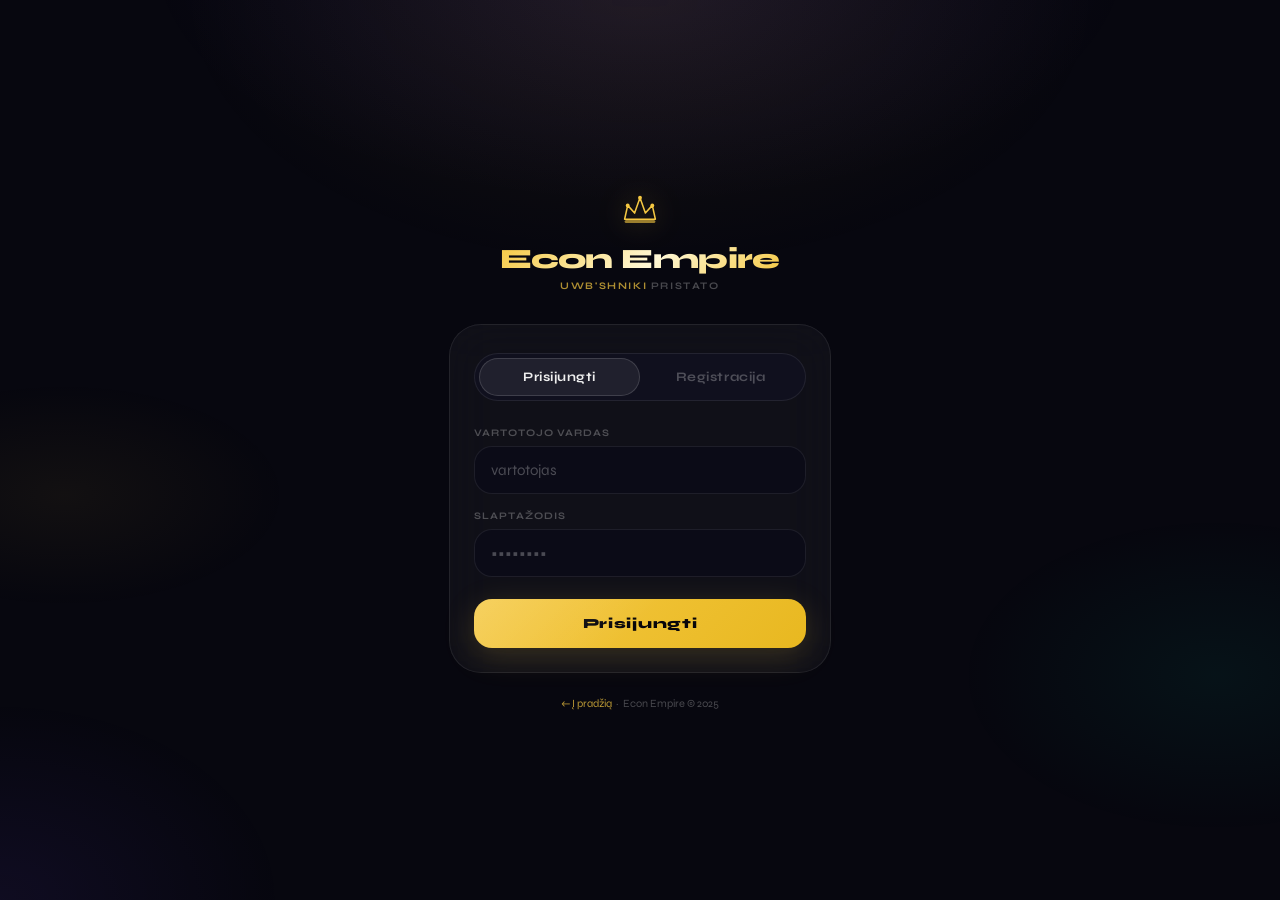
<file: empire.html>
<!DOCTYPE html>
<html lang="lt">
<head>
  <meta charset="UTF-8"/>
  <meta name="viewport" content="width=device-width, initial-scale=1.0, viewport-fit=cover"/>
  <title>Imperija — Econ Empire</title>
  <link rel="manifest" href="manifest.json"/>
  <meta name="theme-color" content="#6366f1"/>
  <meta name="apple-mobile-web-app-capable" content="yes"/>
  <meta name="apple-mobile-web-app-status-bar-style" content="black-translucent"/>
  <link rel="apple-touch-icon" href="assets/icon-192.png"/>
  <link rel="icon" href="assets/favicon.ico" sizes="any"/>
  <link rel="stylesheet" href="assets/css/app.css"/>
  <style>
    .empire-hero { background: linear-gradient(135deg, rgba(245,200,66,0.08) 0%, rgba(245,200,66,0.02) 100%); border: 1px solid var(--border-gold); border-radius: var(--r-xl); padding: 24px 20px; margin-bottom: 20px; text-align: center; position: relative; overflow: hidden; }
    .empire-hero::before { content: ''; position: absolute; top: -40px; left: 50%; transform: translateX(-50%); width: 200px; height: 200px; background: radial-gradient(circle, rgba(245,200,66,0.08) 0%, transparent 70%); pointer-events: none; }
    .empire-emoji { font-size: 52px; margin-bottom: 10px; display: block; animation: bounce-in 0.5s ease; }
    .empire-biz-name { font-size: 24px; font-weight: 800; letter-spacing: -0.02em; margin-bottom: 4px; }
    .empire-level-badge { display: inline-flex; align-items: center; gap: 6px; background: var(--gold-dim); color: var(--gold); font-size: 11px; font-weight: 700; padding: 5px 12px; border-radius: 100px; letter-spacing: 0.05em; }
    .empire-income { margin-top: 16px; display: flex; align-items: center; justify-content: center; gap: 6px; font-family: var(--font-mono); font-size: 13px; color: var(--teal); font-weight: 600; }

    /* Progress */
    .prog-section { margin-bottom: 20px; }
    .prog-row { display: flex; justify-content: space-between; align-items: center; margin-bottom: 8px; }
    .prog-label { font-size: 12px; font-weight: 600; color: var(--text-2); }
    .prog-val   { font-size: 12px; font-weight: 700; font-family: var(--font-mono); color: var(--purple-2); }

    /* Upgrade button */
    .upgrade-btn { width: 100%; padding: 18px; border-radius: var(--r-lg); background: linear-gradient(135deg, var(--gold) 0%, var(--gold-2) 100%); color: #0a0810; font-size: 15px; font-weight: 800; letter-spacing: 0.04em; border: none; cursor: pointer; font-family: var(--font-ui); box-shadow: var(--shadow-gold); transition: box-shadow 0.2s, transform 0.15s; position: relative; overflow: hidden; margin-bottom: 20px; }
    .upgrade-btn::before { content: ''; position: absolute; inset: 0; background: linear-gradient(135deg, rgba(255,255,255,0.18) 0%, transparent 50%); pointer-events: none; }
    .upgrade-btn:hover { box-shadow: 0 12px 44px rgba(245,200,66,0.42); }
    .upgrade-btn:active { transform: scale(0.97); }
    .upgrade-btn:disabled { background: var(--surface-2); color: var(--text-3); box-shadow: none; cursor: not-allowed; }
    .upgrade-btn .cost-row { font-size: 12px; font-weight: 600; opacity: 0.75; margin-top: 4px; }

    /* Tier ladder */
    .tier-item { display: flex; align-items: center; gap: 14px; padding: 16px; background: var(--surface); border: 1px solid var(--border); border-radius: var(--r-lg); margin-bottom: 10px; transition: border-color 0.2s; position: relative; }
    .tier-item.current { border-color: var(--border-gold); background: var(--gold-glow); }
    .tier-item.locked  { opacity: 0.45; }
    .tier-item.unlocked:not(.current) { border-color: rgba(0,212,170,0.2); }
    .tier-emoji { font-size: 28px; flex-shrink: 0; width: 44px; text-align: center; }
    .tier-info  { flex: 1; min-width: 0; }
    .tier-name  { font-size: 14px; font-weight: 800; margin-bottom: 2px; }
    .tier-income{ font-size: 11px; color: var(--text-3); font-family: var(--font-mono); }
    .tier-badge { font-size: 10px; font-weight: 700; padding: 4px 10px; border-radius: 100px; white-space: nowrap; }
    .tier-badge--current  { background: var(--gold-dim); color: var(--gold); }
    .tier-badge--unlocked { background: var(--teal-dim); color: var(--teal); }
    .tier-badge--locked   { background: var(--surface-2); color: var(--text-3); }
    .tier-num { position: absolute; top: 8px; right: 12px; font-size: 10px; font-family: var(--font-mono); color: var(--text-3); font-weight: 600; }
  </style>
</head>
<body>
  <div id="toast-container"></div>
  <div class="app-root">
    <header class="top-bar">
      <span class="top-bar__logo">Imperija</span>
      <a href="profile.html" class="top-bar__action"><svg viewBox="0 0 24 24" width="20" height="20" fill="none" stroke="currentColor" stroke-width="1.6"><circle cx="12" cy="8" r="4"/><path d="M4 20c0-4 3.6-7 8-7s8 3 8 7"/></svg></a>
    </header>
    <main class="page-content">
      <div class="empire-hero" id="empire-hero">
        <span class="empire-emoji" id="biz-emoji">🛒</span>
        <div class="empire-biz-name" id="biz-name">Gatvės Kioskas</div>
        <div class="empire-level-badge">⭐ Lygis <span id="biz-level">1</span></div>
        <div class="empire-income">⚡ €<span id="biz-income">10</span> / min</div>
      </div>

      <div class="prog-section">
        <div class="prog-row">
          <span class="prog-label">Progresas iki kito verslo</span>
          <span class="prog-val" id="prog-pct">0%</span>
        </div>
        <div class="progress-bar"><div class="progress-bar__fill progress-bar__fill--gold" id="prog-bar" style="width:0%"></div></div>
        <div style="font-size:11px;color:var(--text-3);margin-top:6px;" id="prog-sub">Žinios: 0 / 100</div>
      </div>

      <button class="upgrade-btn" id="upgrade-btn">
        <div>⬆ Tobulinti Verslą</div>
        <div class="cost-row" id="upgrade-cost">Kaina: €500 + 100 Žinių</div>
      </button>

      <p class="section-label mb-12">Verslo kelias</p>
      <div id="tier-list"></div>
    </main>
    <nav class="bottom-nav">
      <a class="nav-item" data-page="app" href="app.html"><svg viewBox="0 0 24 24"><rect x="3" y="3" width="7" height="7" rx="1"/><rect x="14" y="3" width="7" height="7" rx="1"/><rect x="3" y="14" width="7" height="7" rx="1"/><rect x="14" y="14" width="7" height="7" rx="1"/></svg>Dashboard</a>
      <a class="nav-item active" data-page="empire" href="empire.html"><svg viewBox="0 0 24 24"><path d="M3 21h18M5 21V7l7-4 7 4v14"/><path d="M9 21v-4h6v4"/></svg>Imperija</a>
      <a class="nav-item" data-page="market" href="market.html"><svg viewBox="0 0 24 24"><polyline points="22 7 13.5 15.5 8.5 10.5 2 17"/><polyline points="16 7 22 7 22 13"/></svg>Rinka</a>
      <a class="nav-item" data-page="academy" href="academy.html"><svg viewBox="0 0 24 24"><path d="M12 2L2 7l10 5 10-5-10-5z"/><path d="M2 17l10 5 10-5"/><path d="M2 12l10 5 10-5"/></svg>Akademija</a>
      <a class="nav-item" data-page="leaderboard" href="leaderboard.html"><svg viewBox="0 0 24 24"><path d="M18 20V10"/><path d="M12 20V4"/><path d="M6 20v-6"/></svg>Top</a>
    </nav>
  </div>
  <script type="module">
    import { getUser, requireAuth, getLevelInfo, getAllBusinesses, saveUser, calcLevel } from './assets/js/user.js';
    import { toast, fmt } from './assets/js/ui.js';
    import api from './assets/js/api.js';

    requireAuth();
    const businesses = getAllBusinesses();

    function render() {
      const u = getUser();
      const coins = u.coins || 0;
      const xp    = u.xp    || 0;
      const info  = getLevelInfo(xp);
      const biz   = info.business;
      const next  = info.nextBiz;

      document.getElementById('biz-emoji').textContent  = biz.emoji;
      document.getElementById('biz-name').textContent   = biz.name;
      document.getElementById('biz-level').textContent  = info.level;
      document.getElementById('biz-income').textContent = fmt(biz.income);
      document.getElementById('prog-pct').textContent   = Math.round(info.progress * 100) + '%';
      document.getElementById('prog-bar').style.width   = (info.progress * 100) + '%';
      document.getElementById('prog-sub').textContent   = `Žinios: ${info.current} / ${info.needed}`;

      const btn = document.getElementById('upgrade-btn');
      if (next) {
        const canAfford = coins >= next.coinCost && xp >= next.xpCost;
        btn.disabled = !canAfford;
        document.getElementById('upgrade-cost').textContent = `Kaina: €${fmt(next.coinCost)} + ${fmt(next.xpCost)} Žinių`;
        btn.querySelector('div:first-child').textContent = `⬆ Tobulinti → ${next.emoji} ${next.name}`;
      } else {
        btn.disabled = true;
        btn.querySelector('div:first-child').textContent = '👑 Pasiektas aukščiausias lygis!';
        document.getElementById('upgrade-cost').textContent = '';
      }

      // Tier list
      const list = document.getElementById('tier-list');
      list.innerHTML = '';
      businesses.forEach(b => {
        const isCurrent  = b.level === biz.level;
        const isUnlocked = b.level < biz.level;
        const isLocked   = b.level > biz.level;
        const div = document.createElement('div');
        div.className = `tier-item${isCurrent ? ' current' : isUnlocked ? ' unlocked' : ' locked'}`;
        div.innerHTML = `
          <span class="tier-num">#${b.level}</span>
          <div class="tier-emoji">${b.emoji}</div>
          <div class="tier-info">
            <div class="tier-name">${b.name}</div>
            <div class="tier-income">€${fmt(b.income)} / min pasyviai</div>
          </div>
          <span class="tier-badge ${isCurrent ? 'tier-badge--current' : isUnlocked ? 'tier-badge--unlocked' : 'tier-badge--locked'}">
            ${isCurrent ? 'Dabartinis' : isUnlocked ? '✓ Atrakinta' : '🔒 Užrakinta'}
          </span>`;
        list.appendChild(div);
      });
    }

    render();

    document.getElementById('upgrade-btn').addEventListener('click', async () => {
      const u    = getUser();
      const info = getLevelInfo(u.xp || 0);
      const next = info.nextBiz;
      if (!next) return;
      const newCoins = (u.coins || 0) - next.coinCost;
      const newXp    = (u.xp    || 0) - next.xpCost;
      if (newCoins < 0 || newXp < 0) { toast('Nepakanka lėšų!', 'error'); return; }

      // Bump XP to next tier threshold
      const newXpActual = next.level * 500;
      saveUser({ coins: newCoins, xp: newXpActual });
      await api.update(u.username, newCoins, newXpActual, next.level);
      toast(`🎉 Tobulinta: ${next.emoji} ${next.name}!`, 'success');
      render();
      document.getElementById('empire-hero').style.animation = 'none';
      requestAnimationFrame(() => { document.getElementById('empire-hero').style.animation = ''; });
    });
  </script>

  <script>
    if ('serviceWorker' in navigator) {
      window.addEventListener('load', () => {
        navigator.serviceWorker.register('./service-worker.js').catch(console.error);
      });
    }
  </script>
</body>
</html>
</file>
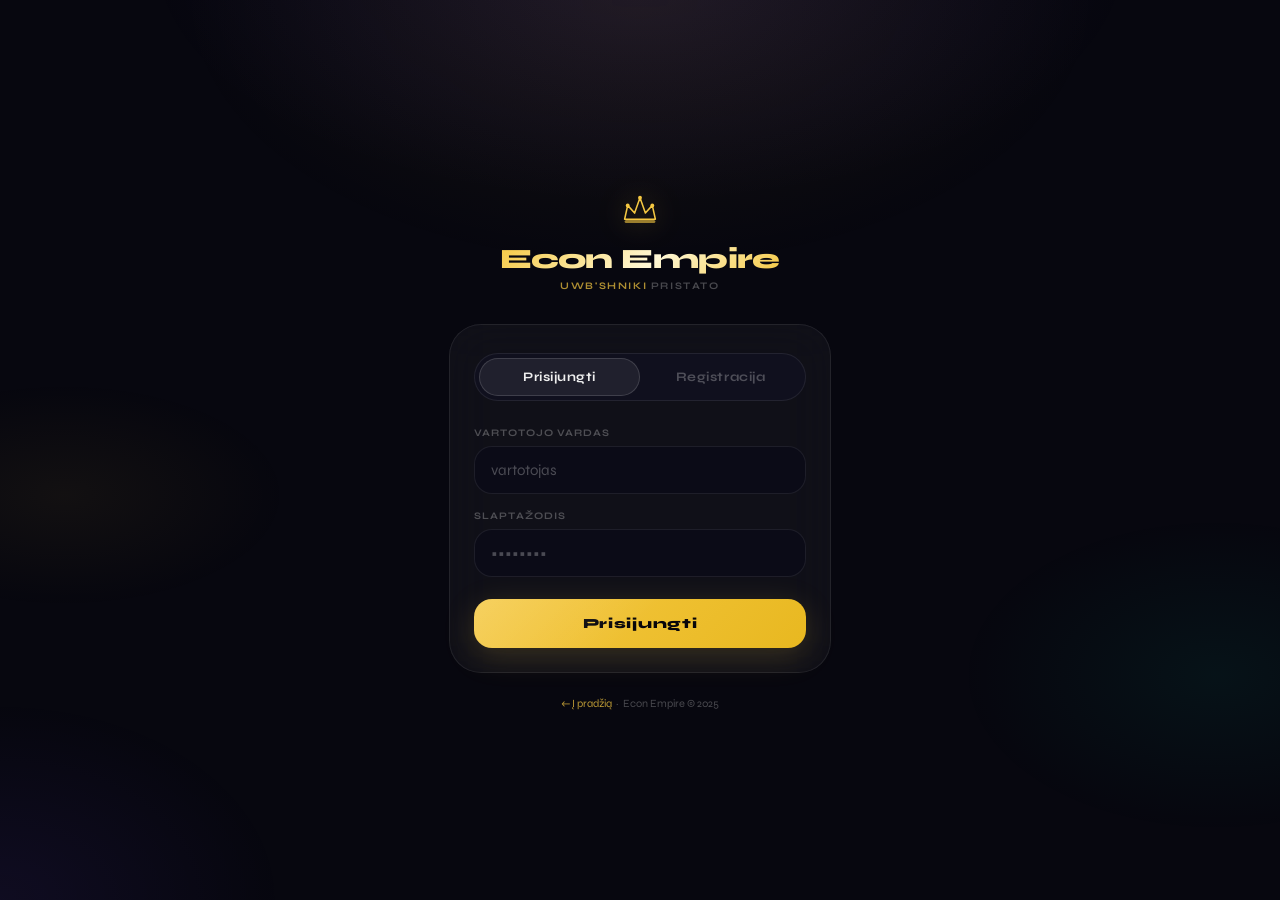
<file: leaderboard.html>
<!DOCTYPE html>
<html lang="lt">
<head>
  <meta charset="UTF-8"/>
  <meta name="viewport" content="width=device-width, initial-scale=1.0, viewport-fit=cover"/>
  <title>Lyderiai — Econ Empire</title>
  <link rel="manifest" href="manifest.json"/>
  <meta name="theme-color" content="#6366f1"/>
  <meta name="apple-mobile-web-app-capable" content="yes"/>
  <meta name="apple-mobile-web-app-status-bar-style" content="black-translucent"/>
  <link rel="apple-touch-icon" href="assets/icon-192.png"/>
  <link rel="icon" href="assets/favicon.ico" sizes="any"/>
  <link rel="stylesheet" href="assets/css/app.css"/>
  <style>
    .podium { display: flex; align-items: flex-end; justify-content: center; gap: 10px; margin-bottom: 28px; padding: 0 10px; }
    .podium-item { display: flex; flex-direction: column; align-items: center; gap: 8px; flex: 1; max-width: 120px; }
    .podium-avatar { border-radius: 50%; display: flex; align-items: center; justify-content: center; font-size: 18px; font-weight: 800; text-transform: uppercase; border: 2px solid var(--border); }
    .podium-1 .podium-avatar { width: 60px; height: 60px; border-color: var(--gold); box-shadow: 0 0 20px rgba(245,200,66,0.35); background: var(--gold-dim); color: var(--gold); font-size: 22px; }
    .podium-2 .podium-avatar { width: 50px; height: 50px; border-color: #9aa0a8; background: rgba(154,160,168,0.12); color: #9aa0a8; }
    .podium-3 .podium-avatar { width: 46px; height: 46px; border-color: #cd7f32; background: rgba(205,127,50,0.12); color: #cd7f32; }
    .podium-name  { font-size: 12px; font-weight: 700; text-align: center; max-width: 100px; overflow: hidden; text-overflow: ellipsis; white-space: nowrap; }
    .podium-coins { font-size: 11px; font-family: var(--font-mono); color: var(--text-3); }
    .podium-stand { width: 100%; border-radius: var(--r-sm) var(--r-sm) 0 0; display: flex; align-items: center; justify-content: center; font-size: 18px; }
    .podium-1 .podium-stand { height: 70px; background: linear-gradient(180deg, rgba(245,200,66,0.15) 0%, rgba(245,200,66,0.05) 100%); border: 1px solid var(--border-gold); font-size: 22px; }
    .podium-2 .podium-stand { height: 50px; background: rgba(154,160,168,0.08); border: 1px solid rgba(154,160,168,0.2); }
    .podium-3 .podium-stand { height: 40px; background: rgba(205,127,50,0.08); border: 1px solid rgba(205,127,50,0.2); }

    .leaderboard-list { display: flex; flex-direction: column; gap: 10px; }
    .lb-row { display: flex; align-items: center; gap: 14px; padding: 14px 16px; background: var(--surface); border: 1px solid var(--border); border-radius: var(--r-lg); transition: border-color 0.2s; }
    .lb-row.me { border-color: var(--border-gold); background: var(--gold-glow); }
    .lb-rank { font-size: 13px; font-weight: 800; font-family: var(--font-mono); color: var(--text-3); min-width: 28px; text-align: center; }
    .lb-avatar { width: 38px; height: 38px; border-radius: 50%; background: var(--surface-2); border: 1px solid var(--border); display: flex; align-items: center; justify-content: center; font-size: 14px; font-weight: 800; color: var(--text-2); flex-shrink: 0; text-transform: uppercase; }
    .lb-info { flex: 1; min-width: 0; }
    .lb-name  { font-size: 14px; font-weight: 700; white-space: nowrap; overflow: hidden; text-overflow: ellipsis; }
    .lb-level { font-size: 11px; color: var(--text-3); margin-top: 2px; }
    .lb-coins { font-size: 14px; font-weight: 800; font-family: var(--font-mono); color: var(--gold); white-space: nowrap; }

    .lb-loading { text-align: center; padding: 48px 20px; color: var(--text-3); }
    .lb-loading-spinner { width: 32px; height: 32px; border: 2px solid var(--border); border-top-color: var(--gold); border-radius: 50%; animation: spin 0.8s linear infinite; margin: 0 auto 12px; }
    .lb-empty { text-align: center; padding: 48px 20px; color: var(--text-3); font-size: 14px; }

    .my-rank-bar { display: flex; align-items: center; justify-content: space-between; background: var(--gold-dim); border: 1px solid var(--border-gold); border-radius: var(--r-md); padding: 12px 16px; margin-bottom: 16px; }
    .my-rank-label { font-size: 12px; font-weight: 700; color: var(--gold); }
    .my-rank-val   { font-size: 18px; font-weight: 800; font-family: var(--font-mono); color: var(--gold); }
  </style>
</head>
<body>
  <div id="toast-container"></div>
  <div class="app-root">
    <header class="top-bar">
      <span class="top-bar__logo">Lyderiai</span>
      <a href="profile.html" class="top-bar__action"><svg viewBox="0 0 24 24" width="20" height="20" fill="none" stroke="currentColor" stroke-width="1.6"><circle cx="12" cy="8" r="4"/><path d="M4 20c0-4 3.6-7 8-7s8 3 8 7"/></svg></a>
    </header>
    <main class="page-content">
      <div id="lb-container">
        <div class="lb-loading">
          <div class="lb-loading-spinner"></div>
          Kraunama lyderių lentelė…
        </div>
      </div>
    </main>
    <nav class="bottom-nav">
      <a class="nav-item" data-page="app" href="app.html"><svg viewBox="0 0 24 24"><rect x="3" y="3" width="7" height="7" rx="1"/><rect x="14" y="3" width="7" height="7" rx="1"/><rect x="3" y="14" width="7" height="7" rx="1"/><rect x="14" y="14" width="7" height="7" rx="1"/></svg>Dashboard</a>
      <a class="nav-item" data-page="empire" href="empire.html"><svg viewBox="0 0 24 24"><path d="M3 21h18M5 21V7l7-4 7 4v14"/><path d="M9 21v-4h6v4"/></svg>Imperija</a>
      <a class="nav-item" data-page="market" href="market.html"><svg viewBox="0 0 24 24"><polyline points="22 7 13.5 15.5 8.5 10.5 2 17"/><polyline points="16 7 22 7 22 13"/></svg>Rinka</a>
      <a class="nav-item" data-page="academy" href="academy.html"><svg viewBox="0 0 24 24"><path d="M12 2L2 7l10 5 10-5-10-5z"/><path d="M2 17l10 5 10-5"/><path d="M2 12l10 5 10-5"/></svg>Akademija</a>
      <a class="nav-item active" data-page="leaderboard" href="leaderboard.html"><svg viewBox="0 0 24 24"><path d="M18 20V10"/><path d="M12 20V4"/><path d="M6 20v-6"/></svg>Top</a>
    </nav>
  </div>
  <script type="module">
    import { getUser, requireAuth, getLevelInfo, getBusinessByLevel } from './assets/js/user.js';
    import { fmt } from './assets/js/ui.js';
    import api from './assets/js/api.js';

    requireAuth();
    const me = getUser();

    async function load() {
      const res = await api.leaderboard();
      const container = document.getElementById('lb-container');

      if (!res || !res.success || !res.data || res.data.length === 0) {
        // Fallback demo data
        const demo = [
          { username: me.username, coins: me.coins || 0, xp: me.xp || 0, level: 1 },
        ];
        render(demo);
        return;
      }

      render(res.data);
    }

    function render(players) {
      players.sort((a, b) => (b.coins || 0) - (a.coins || 0));
      const container = document.getElementById('lb-container');
      const myRank = players.findIndex(p => p.username === me.username) + 1;

      let html = '';

      if (myRank > 0) {
        html += `<div class="my-rank-bar"><span class="my-rank-label">👑 Mano pozicija</span><span class="my-rank-val">#${myRank}</span></div>`;
      }

      // Podium top 3
      const top3 = players.slice(0, 3);
      const order = [top3[1], top3[0], top3[2]].filter(Boolean);
      const podiumClass = ['podium-2', 'podium-1', 'podium-3'];
      const medals = ['🥈', '🥇', '🥉'];
      if (top3.length >= 2) {
        html += `<div class="podium">`;
        order.forEach((p, i) => {
          const cls = podiumClass[i];
          const medal = medals[i];
          html += `<div class="podium-item ${cls}">
            <div class="podium-avatar">${p.username[0]}</div>
            <div class="podium-name">${p.username}</div>
            <div class="podium-coins">€${fmt(p.coins || 0)}</div>
            <div class="podium-stand">${medal}</div>
          </div>`;
        });
        html += `</div>`;
      }

      // Full list from #4
      if (players.length > 3) {
        html += `<p class="section-label mb-12">Visi žaidėjai</p><div class="leaderboard-list">`;
        players.forEach((p, i) => {
          const isMe = p.username === me.username;
          const info = getLevelInfo(p.xp || 0);
          html += `<div class="lb-row ${isMe ? 'me' : ''}">
            <div class="lb-rank">#${i + 1}</div>
            <div class="lb-avatar">${p.username[0]}</div>
            <div class="lb-info">
              <div class="lb-name">${p.username}${isMe ? ' 👈' : ''}</div>
              <div class="lb-level">${info.business.emoji} ${info.business.name} · Lygis ${info.level}</div>
            </div>
            <div class="lb-coins">€${fmt(p.coins || 0)}</div>
          </div>`;
        });
        html += `</div>`;
      } else {
        html += `<div class="leaderboard-list">`;
        players.forEach((p, i) => {
          if (i < 3) return;
          const isMe = p.username === me.username;
          const info = getLevelInfo(p.xp || 0);
          html += `<div class="lb-row ${isMe ? 'me' : ''}">
            <div class="lb-rank">#${i + 1}</div>
            <div class="lb-avatar">${p.username[0]}</div>
            <div class="lb-info">
              <div class="lb-name">${p.username}${isMe ? ' 👈' : ''}</div>
              <div class="lb-level">${info.business.emoji} ${info.business.name}</div>
            </div>
            <div class="lb-coins">€${fmt(p.coins || 0)}</div>
          </div>`;
        });
        html += `</div>`;
      }

      container.innerHTML = html;
    }

    load();
  </script>

  <script>
    if ('serviceWorker' in navigator) {
      window.addEventListener('load', () => {
        navigator.serviceWorker.register('./service-worker.js').catch(console.error);
      });
    }
  </script>
</body>
</html>
</file>
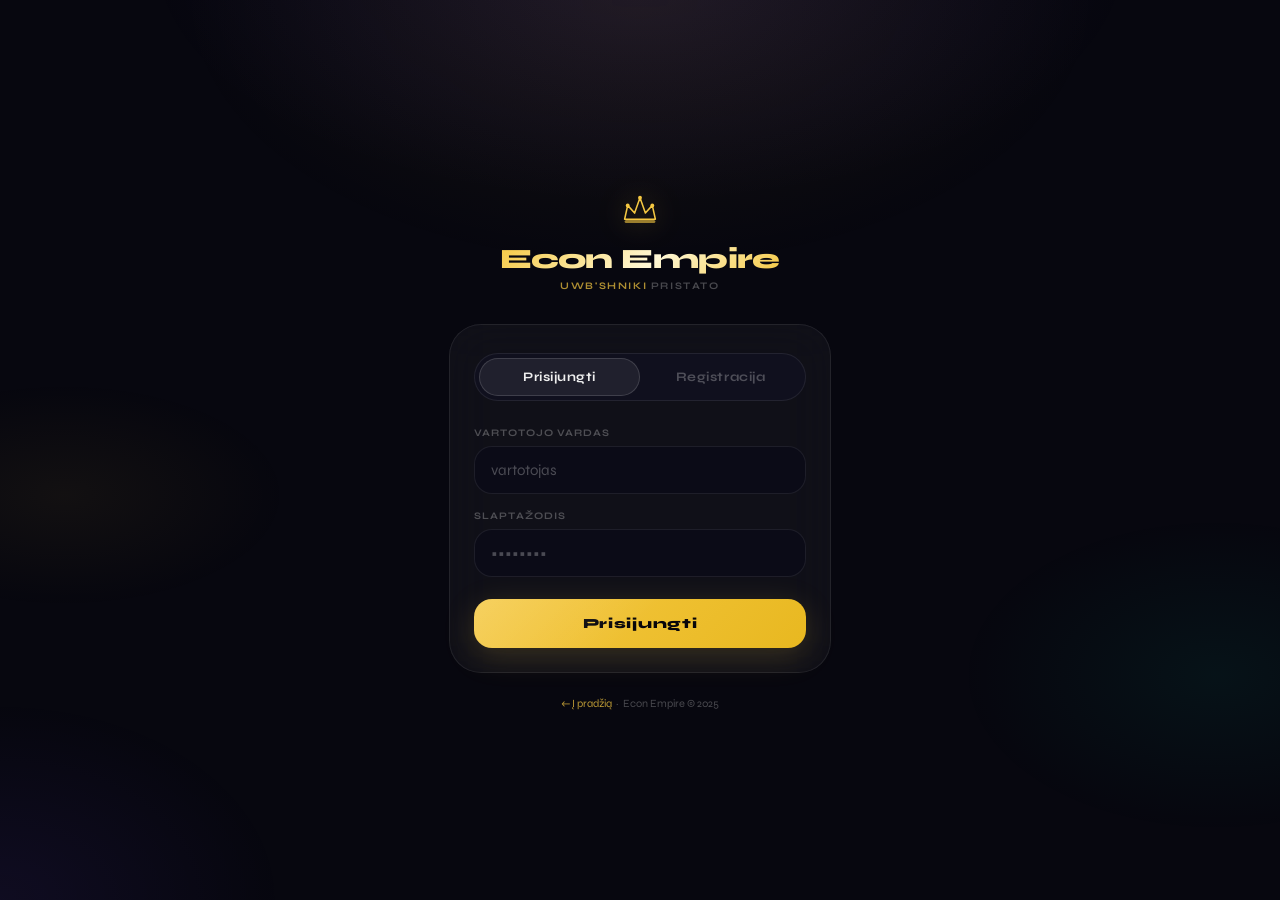
<file: login.html>
<!DOCTYPE html>
<html lang="lt">
<head>
  <meta charset="UTF-8"/>
  <meta name="viewport" content="width=device-width, initial-scale=1.0, viewport-fit=cover"/>
  <title>Econ Empire — Prisijungimas</title>
  <link rel="manifest" href="manifest.json"/>
  <meta name="theme-color" content="#6366f1"/>
  <meta name="apple-mobile-web-app-capable" content="yes"/>
  <meta name="apple-mobile-web-app-status-bar-style" content="black-translucent"/>
  <link rel="apple-touch-icon" href="assets/icon-192.png"/>
  <link rel="icon" href="assets/favicon.ico" sizes="any"/>
  <link rel="stylesheet" href="assets/css/app.css"/>
  <style>
    .auth-page { min-height: 100dvh; display: flex; flex-direction: column; align-items: center; justify-content: center; padding: 32px 24px max(32px, env(safe-area-inset-bottom)); max-width: var(--max-w); margin: 0 auto; position: relative; z-index: 1; }
    body::after { content: ''; position: fixed; inset: 0; background: radial-gradient(ellipse 60% 50% at 50% 0%, rgba(245,200,66,0.07) 0%, transparent 60%), radial-gradient(ellipse 40% 40% at 0% 100%, rgba(123,79,255,0.08) 0%, transparent 55%); pointer-events: none; z-index: 0; }
    .auth-logo-area { text-align: center; margin-bottom: 32px; opacity: 0; animation: fade-up 0.45s 0.05s ease forwards; }
    .auth-crown { width: 40px; height: 40px; margin: 0 auto 12px; filter: drop-shadow(0 0 14px rgba(245,200,66,0.35)); }
    .auth-title { font-size: 28px; font-weight: 800; letter-spacing: -0.02em; background: linear-gradient(135deg, var(--gold) 0%, #fff8d6 55%, var(--gold) 100%); -webkit-background-clip: text; -webkit-text-fill-color: transparent; background-clip: text; margin-bottom: 4px; }
    .auth-brand-sub { font-size: 10px; font-weight: 700; letter-spacing: 0.16em; text-transform: uppercase; color: var(--text-3); }
    .auth-brand-sub span { color: var(--gold); opacity: 0.7; }
    .auth-card { width: 100%; background: var(--surface); border: 1px solid var(--border); border-radius: var(--r-xl); padding: 28px 24px 24px; backdrop-filter: blur(24px); -webkit-backdrop-filter: blur(24px); opacity: 0; animation: fade-up 0.5s 0.18s ease forwards; }
    .auth-tabs { display: flex; background: var(--bg-2); border: 1px solid var(--border); border-radius: var(--r-lg); padding: 4px; margin-bottom: 26px; position: relative; }
    .auth-tab { flex: 1; padding: 11px 8px; border-radius: calc(var(--r-lg) - 3px); font-size: 13px; font-weight: 700; letter-spacing: 0.04em; color: var(--text-3); text-align: center; cursor: pointer; transition: color 0.22s; position: relative; z-index: 2; user-select: none; }
    .auth-tab-slider { position: absolute; top: 4px; left: 4px; width: calc(50% - 4px); height: calc(100% - 8px); background: var(--surface-2); border: 1px solid var(--border-2); border-radius: calc(var(--r-lg) - 3px); transition: transform 0.28s cubic-bezier(0.34, 1.1, 0.64, 1); z-index: 1; }
    .auth-tabs.show-register .auth-tab-slider { transform: translateX(calc(100%)); }
    .auth-tabs.show-register .auth-tab[data-tab="register"], .auth-tabs:not(.show-register) .auth-tab[data-tab="login"] { color: var(--text); }
    .auth-form { display: flex; flex-direction: column; gap: 16px; }
    .auth-form.hidden { display: none; }
    .auth-submit { background: linear-gradient(135deg, var(--gold) 0%, var(--gold-2) 100%); color: #08060a; font-size: 14px; font-weight: 800; letter-spacing: 0.05em; padding: 16px 24px; border-radius: var(--r-md); width: 100%; border: none; cursor: pointer; font-family: var(--font-ui); box-shadow: var(--shadow-gold); transition: box-shadow 0.2s, transform 0.15s, opacity 0.2s; position: relative; overflow: hidden; margin-top: 6px; }
    .auth-submit::before { content: ''; position: absolute; inset: 0; background: linear-gradient(135deg, rgba(255,255,255,0.16) 0%, transparent 50%); pointer-events: none; }
    .auth-submit:hover { box-shadow: 0 8px 32px rgba(245,200,66,0.4); }
    .auth-submit:active { transform: scale(0.97); }
    .auth-submit:disabled { opacity: 0.5; cursor: not-allowed; }
    .auth-msg { padding: 12px 14px; border-radius: var(--r-md); font-size: 13px; font-weight: 600; display: none; align-items: center; gap: 8px; line-height: 1.4; margin-bottom: 4px; }
    .auth-msg.visible { display: flex; }
    .auth-msg.error   { background: rgba(255,77,106,0.1);  border: 1px solid rgba(255,77,106,0.3);  color: #ff8099; }
    .auth-msg.success { background: rgba(0,212,170,0.08);  border: 1px solid rgba(0,212,170,0.3);  color: var(--teal); }
    .auth-footer { text-align: center; margin-top: 24px; font-size: 11px; color: var(--text-3); opacity: 0; animation: fade-up 0.5s 0.32s ease forwards; }
    .auth-footer a { color: var(--gold); opacity: 0.75; } .auth-footer a:hover { opacity: 1; }
  </style>
</head>
<body>
  <div id="toast-container"></div>
  <div class="auth-page">
    <div class="auth-logo-area">
      <svg class="auth-crown" viewBox="0 0 52 52" fill="none">
        <path d="M6 38L10 20L19 30L26 10L33 30L42 20L46 38H6Z" fill="none" stroke="#F5C842" stroke-width="2" stroke-linejoin="round"/>
        <circle cx="10" cy="20" r="2.5" fill="#F5C842"/>
        <circle cx="26" cy="10" r="2.5" fill="#F5C842"/>
        <circle cx="42" cy="20" r="2.5" fill="#F5C842"/>
        <rect x="6" y="39" width="40" height="4" rx="2" fill="#F5C842" opacity="0.6"/>
      </svg>
      <div class="auth-title">Econ Empire</div>
      <div class="auth-brand-sub"><span>UWB'SHNIKI</span> pristato</div>
    </div>
    <div class="auth-card">
      <div class="auth-tabs" id="auth-tabs">
        <div class="auth-tab-slider"></div>
        <div class="auth-tab" data-tab="login">Prisijungti</div>
        <div class="auth-tab" data-tab="register">Registracija</div>
      </div>
      <div class="auth-msg" id="auth-msg">
        <svg width="16" height="16" viewBox="0 0 16 16" fill="none" stroke="currentColor" stroke-width="2" stroke-linecap="round" stroke-linejoin="round"><circle cx="8" cy="8" r="7"/><path d="M8 5v3M8 11h.01"/></svg>
        <span id="auth-msg-text"></span>
      </div>
      <form class="auth-form" id="form-login">
        <div class="input-group">
          <label class="input-label" for="login-username">Vartotojo vardas</label>
          <input class="input-field" id="login-username" type="text" placeholder="vartotojas" autocomplete="username" required/>
        </div>
        <div class="input-group">
          <label class="input-label" for="login-password">Slaptažodis</label>
          <input class="input-field" id="login-password" type="password" placeholder="••••••••" autocomplete="current-password" required/>
        </div>
        <button class="auth-submit" type="submit" id="btn-login">Prisijungti</button>
      </form>
      <form class="auth-form hidden" id="form-register">
        <div class="input-group">
          <label class="input-label" for="reg-username">Vartotojo vardas</label>
          <input class="input-field" id="reg-username" type="text" placeholder="pasirink_varda" autocomplete="username" required minlength="3"/>
        </div>
        <div class="input-group">
          <label class="input-label" for="reg-password">Slaptažodis</label>
          <input class="input-field" id="reg-password" type="password" placeholder="Min. 8 simboliai" autocomplete="new-password" required minlength="8"/>
        </div>
        <button class="auth-submit" type="submit" id="btn-register">Sukurti paskyrą</button>
      </form>
    </div>
    <div class="auth-footer">
      <a href="index.html">← Į pradžią</a> &nbsp;·&nbsp; Econ Empire © 2025
    </div>
  </div>
  <script type="module">
    import api from './assets/js/api.js';
    import { setUser } from './assets/js/user.js';

    const tabs      = document.getElementById('auth-tabs');
    const msgBox    = document.getElementById('auth-msg');
    const msgText   = document.getElementById('auth-msg-text');
    const formLogin = document.getElementById('form-login');
    const formReg   = document.getElementById('form-register');

    function showMsg(type, text) { msgBox.className = 'auth-msg visible ' + type; msgText.textContent = text; }
    function clearMsg()          { msgBox.className = 'auth-msg'; }

    function switchTab(tab) {
      clearMsg();
      tabs.classList.toggle('show-register', tab === 'register');
      formLogin.classList.toggle('hidden', tab === 'register');
      formReg.classList.toggle('hidden', tab !== 'register');
    }

    tabs.addEventListener('click', e => { const t = e.target.closest('[data-tab]'); if (t) switchTab(t.dataset.tab); });

    const params = new URLSearchParams(location.search);
    if (params.get('tab') === 'register') switchTab('register');

    formLogin.addEventListener('submit', async e => {
      e.preventDefault();
      const username = document.getElementById('login-username').value.trim();
      const password = document.getElementById('login-password').value;
      if (!username || !password) { showMsg('error', 'Užpildykite visus laukus.'); return; }
      const btn = document.getElementById('btn-login');
      btn.disabled = true; btn.textContent = 'Jungiamasi…';
      const res = await api.login(username, password);
      if (res && res.success) {
        setUser(res.user || { username, coins: res.coins || 0, xp: res.xp || 0, level: res.level || 1 });
        showMsg('success', 'Sveiki sugrįžę!');
        setTimeout(() => window.location.href = 'app.html', 600);
      } else {
        showMsg('error', res?.error || 'Neteisingas vardas arba slaptažodis.');
        btn.disabled = false; btn.textContent = 'Prisijungti';
      }
    });

    formReg.addEventListener('submit', async e => {
      e.preventDefault();
      const username = document.getElementById('reg-username').value.trim();
      const password = document.getElementById('reg-password').value;
      if (username.length < 3) { showMsg('error', 'Vardas turi būti bent 3 simboliai.'); return; }
      if (password.length < 8) { showMsg('error', 'Slaptažodis turi būti bent 8 simboliai.'); return; }
      const btn = document.getElementById('btn-register');
      btn.disabled = true; btn.textContent = 'Kuriama…';
      const res = await api.register(username, password);
      if (res && res.success) {
        setUser(res.user || { username, coins: 0, xp: 0, level: 1 });
        showMsg('success', 'Paskyra sukurta! Perkeliama…');
        setTimeout(() => window.location.href = 'app.html', 700);
      } else {
        showMsg('error', res?.error || 'Registracija nepavyko. Bandykite dar kartą.');
        btn.disabled = false; btn.textContent = 'Sukurti paskyrą';
      }
    });
  </script>

  <script>
    if ('serviceWorker' in navigator) {
      window.addEventListener('load', () => {
        navigator.serviceWorker.register('./service-worker.js').catch(console.error);
      });
    }
  </script>
</body>
</html>
</file>
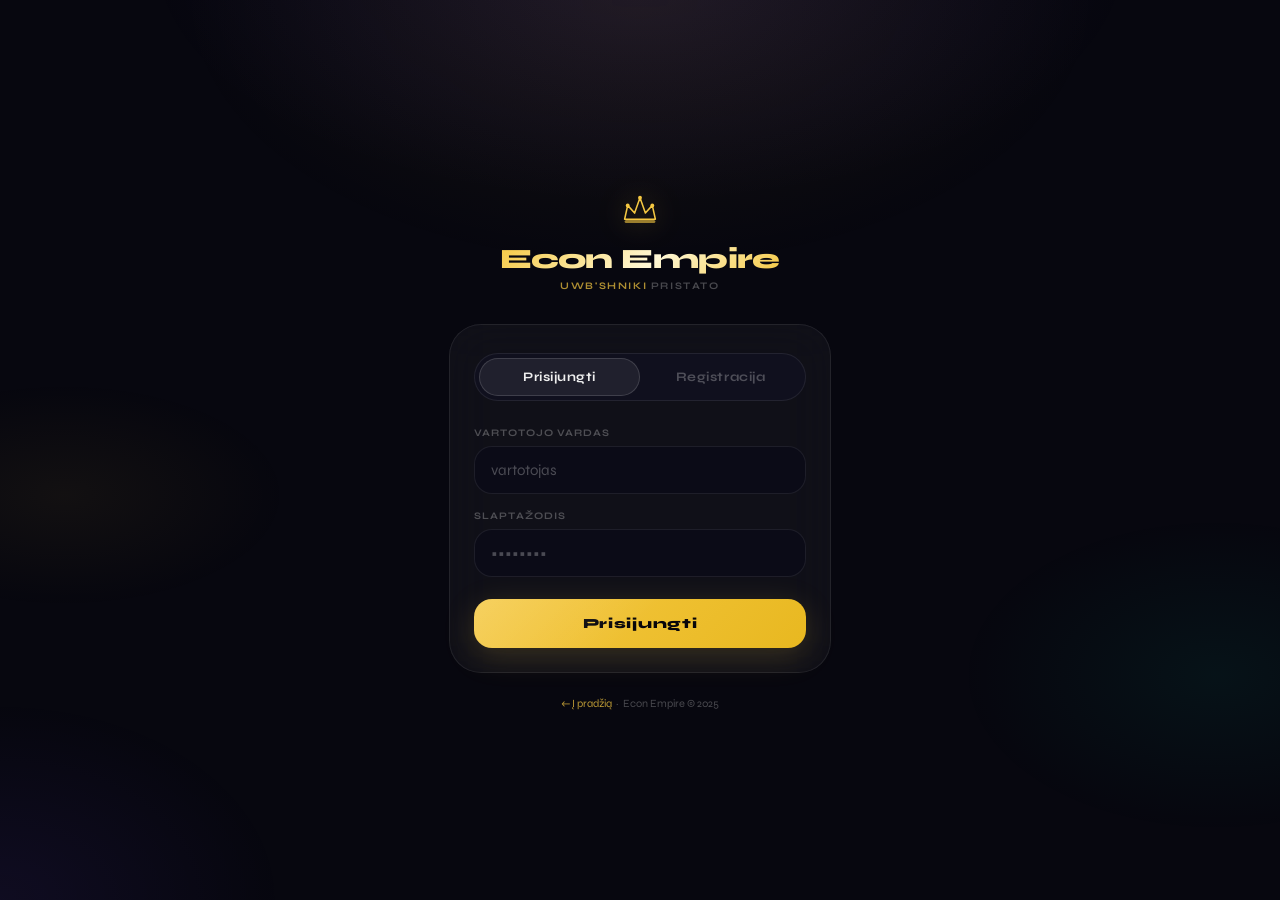
<file: market.html>
<!DOCTYPE html>
<html lang="lt">
<head>
  <meta charset="UTF-8"/>
  <meta name="viewport" content="width=device-width, initial-scale=1.0, viewport-fit=cover"/>
  <title>Rinka — Econ Empire</title>
  <link rel="manifest" href="manifest.json"/>
  <meta name="theme-color" content="#6366f1"/>
  <meta name="apple-mobile-web-app-capable" content="yes"/>
  <meta name="apple-mobile-web-app-status-bar-style" content="black-translucent"/>
  <link rel="apple-touch-icon" href="assets/icon-192.png"/>
  <link rel="icon" href="assets/favicon.ico" sizes="any"/>
  <link rel="stylesheet" href="assets/css/app.css"/>
  <style>
    /* ── MARKET TABS ── */
    .market-tabs { display: flex; gap: 8px; margin-bottom: 20px; overflow-x: auto; padding-bottom: 2px; }
    .market-tab  { flex-shrink: 0; padding: 9px 18px; border-radius: 100px; font-size: 12px; font-weight: 700; letter-spacing: 0.04em; border: 1px solid var(--border); color: var(--text-3); cursor: pointer; transition: all 0.2s; background: transparent; }
    .market-tab.active { background: var(--gold-dim); border-color: var(--border-gold); color: var(--gold); }
    .market-panel { display: none; } .market-panel.active { display: block; }

    /* ── MARKET PULSE ── */
    .sector-grid { display: grid; grid-template-columns: 1fr 1fr; gap: 10px; margin-bottom: 16px; }
    .sector-card { background: var(--surface); border: 1.5px solid var(--border); border-radius: var(--r-lg); padding: 18px 14px; text-align: center; cursor: pointer; transition: all 0.2s; position: relative; overflow: hidden; }
    .sector-card:hover  { border-color: var(--border-2); transform: translateY(-2px); }
    .sector-card.chosen { border-color: var(--gold); background: var(--gold-dim); }
    .sector-card.won    { border-color: var(--teal); background: var(--teal-dim); animation: bounce-in 0.4s ease; }
    .sector-card.lost   { border-color: var(--red); background: var(--red-dim); }
    .sector-emoji { font-size: 30px; margin-bottom: 8px; }
    .sector-name  { font-size: 13px; font-weight: 700; }
    .sector-trend { font-size: 11px; font-family: var(--font-mono); margin-top: 4px; }

    .pulse-result { background: var(--surface); border: 1px solid var(--border); border-radius: var(--r-lg); padding: 20px; text-align: center; margin-top: 12px; display: none; }
    .pulse-result.visible { display: block; animation: fade-up 0.3s ease; }
    .pulse-result-big { font-size: 32px; font-weight: 800; font-family: var(--font-mono); margin: 8px 0 4px; }
    .pulse-result-big.won { color: var(--teal); }
    .pulse-result-big.lost { color: var(--red); }

    /* ── PRICE MANAGER ── */
    .price-widget { background: var(--surface); border: 1px solid var(--border); border-radius: var(--r-xl); padding: 22px 20px; }
    .price-product { font-size: 16px; font-weight: 800; margin-bottom: 4px; }
    .price-sub { font-size: 12px; color: var(--text-3); margin-bottom: 20px; }
    .price-slider-wrap { position: relative; margin-bottom: 20px; }
    .price-labels { display: flex; justify-content: space-between; font-size: 10px; color: var(--text-3); font-family: var(--font-mono); margin-bottom: 8px; }
    input[type=range] { width: 100%; -webkit-appearance: none; appearance: none; height: 6px; border-radius: 100px; outline: none; cursor: pointer; background: linear-gradient(90deg, var(--gold) 0%, var(--gold) var(--pct,50%), var(--surface-2) var(--pct,50%), var(--surface-2) 100%); }
    input[type=range]::-webkit-slider-thumb { -webkit-appearance: none; width: 22px; height: 22px; border-radius: 50%; background: var(--gold); box-shadow: 0 0 0 3px rgba(245,200,66,0.25), 0 2px 8px rgba(0,0,0,0.5); transition: box-shadow 0.2s; }
    input[type=range]::-webkit-slider-thumb:hover { box-shadow: 0 0 0 5px rgba(245,200,66,0.3), 0 2px 12px rgba(0,0,0,0.5); }
    .price-metrics { display: grid; grid-template-columns: repeat(3, 1fr); gap: 10px; }
    .price-metric  { background: var(--bg-2); border: 1px solid var(--border); border-radius: var(--r-md); padding: 12px 10px; text-align: center; }
    .price-metric-label { font-size: 9px; font-weight: 700; letter-spacing: 0.1em; text-transform: uppercase; color: var(--text-3); margin-bottom: 6px; }
    .price-metric-val   { font-size: 17px; font-weight: 800; font-family: var(--font-mono); transition: color 0.3s; }
    .price-sell-btn { width: 100%; margin-top: 16px; padding: 16px; border-radius: var(--r-md); background: linear-gradient(135deg, var(--gold) 0%, var(--gold-2) 100%); color: #0a0810; font-size: 14px; font-weight: 800; border: none; cursor: pointer; font-family: var(--font-ui); box-shadow: var(--shadow-gold); transition: box-shadow 0.2s, transform 0.15s; }
    .price-sell-btn:hover  { box-shadow: 0 10px 36px rgba(245,200,66,0.38); }
    .price-sell-btn:active { transform: scale(0.97); }

    /* ── CRISIS CARDS ── */
    .crisis-card { background: var(--surface); border: 1px solid var(--border); border-radius: var(--r-xl); padding: 22px 20px; }
    .crisis-header { display: flex; align-items: flex-start; gap: 14px; margin-bottom: 16px; }
    .crisis-icon   { font-size: 36px; flex-shrink: 0; }
    .crisis-title  { font-size: 16px; font-weight: 800; margin-bottom: 4px; }
    .crisis-desc   { font-size: 13px; color: var(--text-2); line-height: 1.55; }
    .crisis-options { display: flex; flex-direction: column; gap: 10px; }
    .crisis-opt { background: var(--bg-2); border: 1.5px solid var(--border); border-radius: var(--r-md); padding: 16px 16px; cursor: pointer; transition: all 0.22s; display: flex; align-items: center; gap: 12px; font-size: 13px; font-weight: 600; line-height: 1.4; }
    .crisis-opt:hover  { border-color: var(--border-2); transform: translateX(3px); }
    .crisis-opt:active { transform: scale(0.98); }
    .crisis-opt-icon { font-size: 20px; flex-shrink: 0; }
    .crisis-result { text-align: center; padding: 20px; display: none; }
    .crisis-result.visible { display: block; animation: bounce-in 0.4s ease; }
    .crisis-result-emoji { font-size: 44px; margin-bottom: 10px; }
    .crisis-result-text  { font-size: 15px; font-weight: 700; margin-bottom: 6px; }
    .crisis-result-reward { font-size: 20px; font-weight: 800; font-family: var(--font-mono); }
    .crisis-next-btn { margin-top: 16px; padding: 13px 28px; border-radius: var(--r-md); background: var(--surface-2); border: 1px solid var(--border-2); color: var(--text); font-size: 13px; font-weight: 700; cursor: pointer; font-family: var(--font-ui); transition: background 0.2s; }
    .crisis-next-btn:hover { background: var(--surface-3); }

    .cooldown-bar { height: 3px; background: var(--surface-2); border-radius: 100px; margin-top: 12px; overflow: hidden; }
    .cooldown-fill { height: 100%; background: var(--gold); border-radius: 100px; transition: width 0.1s linear; }
  </style>
</head>
<body>
  <div id="toast-container"></div>
  <div class="app-root">
    <header class="top-bar">
      <span class="top-bar__logo">Rinka</span>
      <a href="profile.html" class="top-bar__action"><svg viewBox="0 0 24 24" width="20" height="20" fill="none" stroke="currentColor" stroke-width="1.6"><circle cx="12" cy="8" r="4"/><path d="M4 20c0-4 3.6-7 8-7s8 3 8 7"/></svg></a>
    </header>
    <main class="page-content">
      <div class="market-tabs">
        <button class="market-tab active" data-tab="pulse">📊 Pulsas</button>
        <button class="market-tab" data-tab="price">💰 Kainodara</button>
        <button class="market-tab" data-tab="crisis">⚡ Krizės</button>
      </div>

      <!-- PULSE -->
      <div class="market-panel active" id="panel-pulse">
        <p class="section-label mb-12">Kuriam sektoriui prognozuojate augimą?</p>
        <div class="sector-grid" id="sector-grid"></div>
        <button class="btn btn--primary btn--full" id="pulse-bet-btn" style="margin-bottom:16px;" disabled>Patvirtinti prognozę</button>
        <div class="cooldown-bar"><div class="cooldown-fill" id="pulse-cooldown" style="width:0%"></div></div>
        <div class="pulse-result" id="pulse-result">
          <div id="pulse-result-label" style="font-size:13px;color:var(--text-3);">Rezultatas</div>
          <div class="pulse-result-big" id="pulse-result-val">+€0</div>
          <div style="font-size:13px;color:var(--text-2);" id="pulse-result-msg"></div>
        </div>
      </div>

      <!-- PRICE MANAGER -->
      <div class="market-panel" id="panel-price">
        <div class="price-widget">
          <div class="price-product" id="price-product">☕ Kavinė</div>
          <div class="price-sub" id="price-sub">Nustatykite optimalią kainą</div>
          <div class="price-slider-wrap">
            <div class="price-labels"><span>Žema €1</span><span id="price-cur-label">€5</span><span>Aukšta €10</span></div>
            <input type="range" id="price-slider" min="1" max="10" value="5" step="0.5"/>
          </div>
          <div class="price-metrics">
            <div class="price-metric"><div class="price-metric-label">Paklausa</div><div class="price-metric-val" id="pm-demand">80%</div></div>
            <div class="price-metric"><div class="price-metric-label">Pardavimai</div><div class="price-metric-val" id="pm-sales">40</div></div>
            <div class="price-metric"><div class="price-metric-label">Pelnas</div><div class="price-metric-val teal" id="pm-profit">€200</div></div>
          </div>
          <button class="price-sell-btn" id="price-sell-btn">💰 Parduoti dabar</button>
        </div>
      </div>

      <!-- CRISIS CARDS -->
      <div class="market-panel" id="panel-crisis">
        <div class="crisis-card" id="crisis-card">
          <div id="crisis-content"></div>
        </div>
      </div>
    </main>
    <nav class="bottom-nav">
      <a class="nav-item" data-page="app" href="app.html"><svg viewBox="0 0 24 24"><rect x="3" y="3" width="7" height="7" rx="1"/><rect x="14" y="3" width="7" height="7" rx="1"/><rect x="3" y="14" width="7" height="7" rx="1"/><rect x="14" y="14" width="7" height="7" rx="1"/></svg>Dashboard</a>
      <a class="nav-item" data-page="empire" href="empire.html"><svg viewBox="0 0 24 24"><path d="M3 21h18M5 21V7l7-4 7 4v14"/><path d="M9 21v-4h6v4"/></svg>Imperija</a>
      <a class="nav-item active" data-page="market" href="market.html"><svg viewBox="0 0 24 24"><polyline points="22 7 13.5 15.5 8.5 10.5 2 17"/><polyline points="16 7 22 7 22 13"/></svg>Rinka</a>
      <a class="nav-item" data-page="academy" href="academy.html"><svg viewBox="0 0 24 24"><path d="M12 2L2 7l10 5 10-5-10-5z"/><path d="M2 17l10 5 10-5"/><path d="M2 12l10 5 10-5"/></svg>Akademija</a>
      <a class="nav-item" data-page="leaderboard" href="leaderboard.html"><svg viewBox="0 0 24 24"><path d="M18 20V10"/><path d="M12 20V4"/><path d="M6 20v-6"/></svg>Top</a>
    </nav>
  </div>
  <script type="module">
    import { getUser, requireAuth, saveUser, getLevelInfo } from './assets/js/user.js';
    import { toast, fmt } from './assets/js/ui.js';
    import api from './assets/js/api.js';

    requireAuth();

    // ── TABS ──
    document.querySelectorAll('.market-tab').forEach(btn => {
      btn.addEventListener('click', () => {
        document.querySelectorAll('.market-tab, .market-panel').forEach(el => el.classList.remove('active'));
        btn.classList.add('active');
        document.getElementById('panel-' + btn.dataset.tab).classList.add('active');
      });
    });

    // ── 1. MARKET PULSE ──
    const SECTORS = [
      { id: 'tech', name: 'Technologijos', emoji: '💻', base: 0.55 },
      { id: 'food', name: 'Maistas',       emoji: '🍔', base: 0.60 },
      { id: 'real', name: 'Nekilnojamas',  emoji: '🏠', base: 0.45 },
      { id: 'log',  name: 'Logistika',     emoji: '🚛', base: 0.50 },
    ];

    let chosenSector = null;
    let pulseLocked  = false;

    function renderSectors() {
      const grid = document.getElementById('sector-grid');
      grid.innerHTML = '';
      SECTORS.forEach(s => {
        const d   = document.createElement('div');
        const pct = (Math.random() * 20 - 5).toFixed(1);
        d.className = 'sector-card';
        d.dataset.id = s.id;
        d.innerHTML = `<div class="sector-emoji">${s.emoji}</div><div class="sector-name">${s.name}</div><div class="sector-trend ${pct > 0 ? 'up' : 'dn'}">${pct > 0 ? '▲' : '▼'} ${Math.abs(pct)}%</div>`;
        d.addEventListener('click', () => {
          if (pulseLocked) return;
          chosenSector = s;
          document.querySelectorAll('.sector-card').forEach(c => c.classList.remove('chosen'));
          d.classList.add('chosen');
          document.getElementById('pulse-bet-btn').disabled = false;
        });
        grid.appendChild(d);
      });
    }
    renderSectors();

    document.getElementById('pulse-bet-btn').addEventListener('click', () => {
      if (!chosenSector || pulseLocked) return;
      pulseLocked = true;
      document.getElementById('pulse-bet-btn').disabled = true;

      const won = Math.random() < chosenSector.base;
      const u   = getUser();
      const reward = won ? Math.floor(50 + (u.coins || 0) * 0.05) : -Math.floor(20 + (u.coins || 0) * 0.02);
      const newCoins = Math.max(0, (u.coins || 0) + reward);
      saveUser({ coins: newCoins });

      const info = getLevelInfo(u.xp || 0);
      api.update(u.username, newCoins, u.xp || 0, info.level);

      // Show result
      document.querySelectorAll('.sector-card').forEach(c => {
        const isWinner = Math.random() < c.dataset.id === chosenSector.id ? chosenSector.base : 0.3;
        c.classList.add(c.dataset.id === chosenSector.id ? (won ? 'won' : 'lost') : '');
      });

      const res = document.getElementById('pulse-result');
      res.classList.add('visible');
      document.getElementById('pulse-result-val').textContent = (reward >= 0 ? '+' : '') + '€' + fmt(Math.abs(reward));
      document.getElementById('pulse-result-val').className   = 'pulse-result-big ' + (won ? 'won' : 'lost');
      document.getElementById('pulse-result-msg').textContent = won ? '🎉 Teisingas spėjimas!' : '😔 Nesisekė šį kartą.';
      toast(won ? `+€${fmt(reward)} pelnas!` : `−€${fmt(Math.abs(reward))} praradimas`, won ? 'success' : 'error');

      // Cooldown 8s
      let t = 0;
      const bar = document.getElementById('pulse-cooldown');
      const iv = setInterval(() => {
        t += 100;
        bar.style.width = (t / 8000 * 100) + '%';
        if (t >= 8000) {
          clearInterval(iv);
          pulseLocked = false;
          chosenSector = null;
          bar.style.width = '0%';
          res.classList.remove('visible');
          renderSectors();
        }
      }, 100);
    });

    // ── 2. PRICE MANAGER ──
    const slider = document.getElementById('price-slider');
    function updatePriceMetrics() {
      const v = parseFloat(slider.value);
      const pct = ((v - 1) / 9 * 100).toFixed(0);
      slider.style.setProperty('--pct', pct + '%');
      document.getElementById('price-cur-label').textContent = '€' + v.toFixed(1);
      const demand  = Math.max(5, Math.round(100 - (v - 1) / 9 * 80));
      const sales   = Math.round(demand * 0.6);
      const profit  = Math.round(sales * v);
      const profCol = v < 4 ? 'var(--red)' : v < 7 ? 'var(--gold)' : 'var(--teal)';
      document.getElementById('pm-demand').textContent = demand + '%';
      document.getElementById('pm-sales').textContent  = sales;
      document.getElementById('pm-profit').textContent = '€' + profit;
      document.getElementById('pm-profit').style.color  = profCol;
    }
    slider.addEventListener('input', updatePriceMetrics);
    updatePriceMetrics();

    document.getElementById('price-sell-btn').addEventListener('click', () => {
      const v = parseFloat(slider.value);
      const sales  = Math.round(Math.max(5, Math.round(100 - (v - 1) / 9 * 80)) * 0.6);
      const profit = Math.round(sales * v);
      const u = getUser();
      const newCoins = (u.coins || 0) + profit;
      saveUser({ coins: newCoins });
      const info = getLevelInfo(u.xp || 0);
      api.update(u.username, newCoins, u.xp || 0, info.level);
      toast(`+€${profit} pardavimų pajamos!`, 'success');
    });

    // ── 3. CRISIS CARDS ──
    const CRISES = [
      { icon: '📈', title: 'Infliacijos šuolis', desc: 'Infliacija pakilo 8%. Jūsų išlaidos auga. Kaip reaguosite?',
        opts: [{ icon: '💸', text: 'Pakelkite kainas 15%', coins: 200, xp: 20 }, { icon: '✂️', text: 'Sumažinkite išlaidas', coins: 80, xp: 40 }, { icon: '🏦', text: 'Pasiskolinkite ir laukite', coins: -100, xp: 15 }] },
      { icon: '⚡', title: 'Paklausos bumas', desc: 'Staigus poreikio augimas! Galite išnaudoti momentą.',
        opts: [{ icon: '🚀', text: 'Maksimaliai didinkite gamybą', coins: 500, xp: 30 }, { icon: '💎', text: 'Parduokite premium paslaugas', coins: 300, xp: 50 }] },
      { icon: '🏭', title: 'Tiekimo grandinės krizė', desc: 'Žaliavų trūkumas. Gamyba gali sustoti.',
        opts: [{ icon: '🌍', text: 'Ieškoti alternatyvių tiekėjų', coins: -50, xp: 60 }, { icon: '📦', text: 'Naudoti turimas atsargas', coins: 100, xp: 10 }] },
      { icon: '💻', title: 'Technologijų revoliucija', desc: 'Konkurentai diegia AI. Turite apsispręsti.',
        opts: [{ icon: '🤖', text: 'Investuoti į automatizavimą', coins: -200, xp: 100 }, { icon: '👷', text: 'Išlaikyti žmones ir tobulinti juos', coins: 0, xp: 70 }] },
      { icon: '🌊', title: 'Rinkos korekcija', desc: 'Akcijų rinkos kritimas 15%. Krizė ar galimybė?',
        opts: [{ icon: '📉', text: 'Išpardavinėti ir saugotis', coins: 50, xp: 5 }, { icon: '📈', text: 'Pirkti kol kaina žema', coins: -300, xp: 80 }] },
    ];

    let crisisIdx = Math.floor(Math.random() * CRISES.length);

    function renderCrisis() {
      const c = CRISES[crisisIdx];
      document.getElementById('crisis-content').innerHTML = `
        <div class="crisis-header">
          <div class="crisis-icon">${c.icon}</div>
          <div><div class="crisis-title">${c.title}</div><div class="crisis-desc">${c.desc}</div></div>
        </div>
        <div class="crisis-options">
          ${c.opts.map((o,i) => `<div class="crisis-opt" data-i="${i}"><span class="crisis-opt-icon">${o.icon}</span><span>${o.text}</span></div>`).join('')}
        </div>`;
      document.querySelectorAll('.crisis-opt').forEach(btn => {
        btn.addEventListener('click', () => {
          const opt = c.opts[+btn.dataset.i];
          const u   = getUser();
          const newCoins = Math.max(0, (u.coins || 0) + opt.coins);
          const newXp    = (u.xp || 0) + opt.xp;
          saveUser({ coins: newCoins, xp: newXp });
          const info = getLevelInfo(newXp);
          api.update(u.username, newCoins, newXp, info.level);

          const won = opt.coins >= 0;
          document.getElementById('crisis-content').innerHTML = `
            <div class="crisis-result visible">
              <div class="crisis-result-emoji">${won ? '🎉' : '😬'}</div>
              <div class="crisis-result-text">${opt.text}</div>
              <div class="crisis-result-reward ${won ? 'teal' : 'dn'}">${opt.coins >= 0 ? '+' : ''}€${fmt(Math.abs(opt.coins))} &nbsp; +${opt.xp} Žinių</div>
              <button class="crisis-next-btn" id="crisis-next">Kita situacija →</button>
            </div>`;
          document.getElementById('crisis-next').addEventListener('click', () => {
            crisisIdx = (crisisIdx + 1) % CRISES.length;
            renderCrisis();
          });
          toast(won ? `${opt.icon} +€${fmt(Math.abs(opt.coins))} +${opt.xp}xp` : `${opt.icon} −€${fmt(Math.abs(opt.coins))} +${opt.xp}xp`, won ? 'success' : 'error');
        });
      });
    }
    renderCrisis();
  </script>

  <script>
    if ('serviceWorker' in navigator) {
      window.addEventListener('load', () => {
        navigator.serviceWorker.register('./service-worker.js').catch(console.error);
      });
    }
  </script>
</body>
</html>
</file>
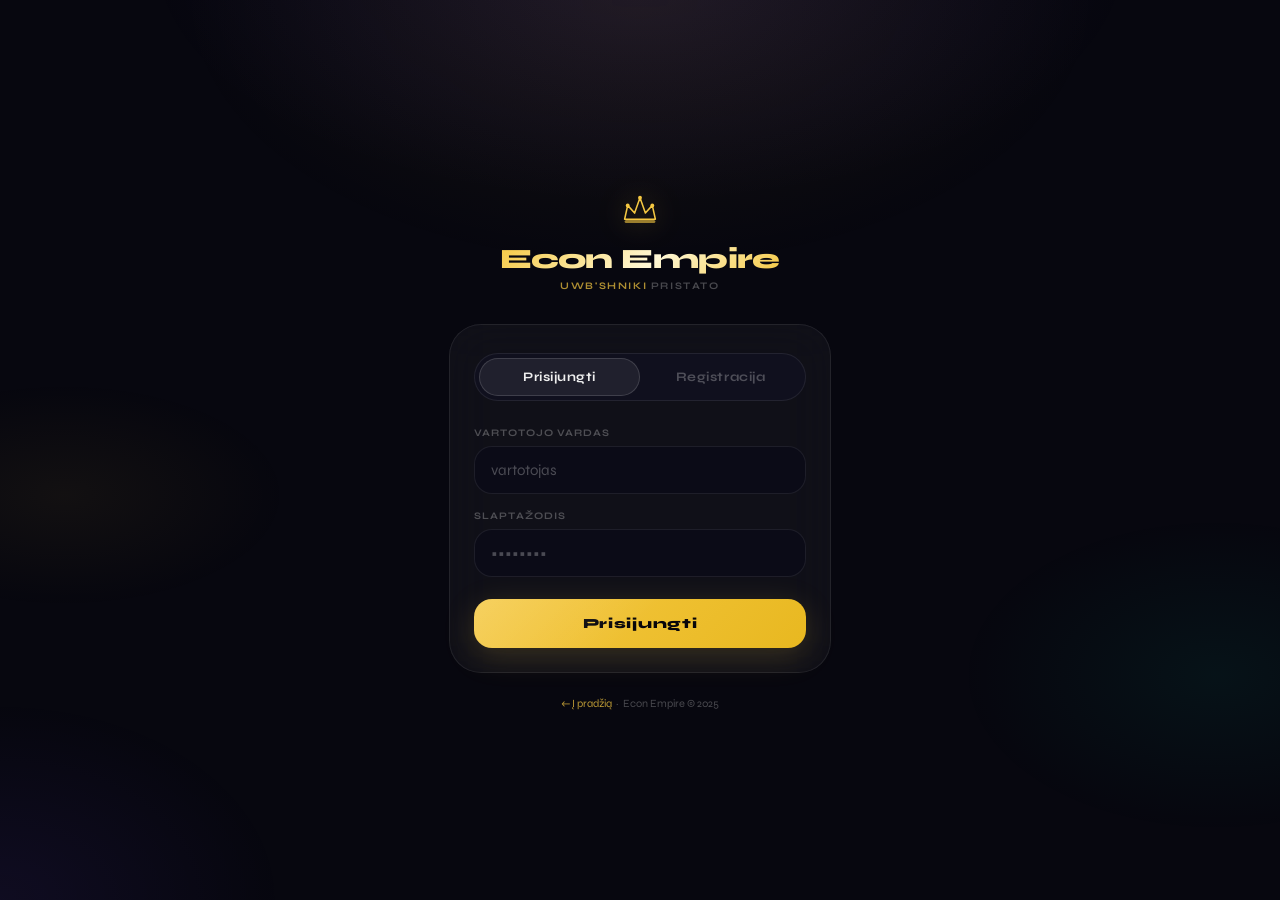
<file: profile.html>
<!DOCTYPE html>
<html lang="lt">
<head>
  <meta charset="UTF-8"/>
  <meta name="viewport" content="width=device-width, initial-scale=1.0, viewport-fit=cover"/>
  <title>Profilis — Econ Empire</title>
  <link rel="manifest" href="manifest.json"/>
  <meta name="theme-color" content="#6366f1"/>
  <meta name="apple-mobile-web-app-capable" content="yes"/>
  <meta name="apple-mobile-web-app-status-bar-style" content="black-translucent"/>
  <link rel="apple-touch-icon" href="assets/icon-192.png"/>
  <link rel="icon" href="assets/favicon.ico" sizes="any"/>
  <link rel="stylesheet" href="assets/css/app.css"/>
  <style>
    .profile-hero { text-align: center; padding: 28px 20px 24px; }
    .profile-avatar-wrap { position: relative; display: inline-block; margin-bottom: 16px; }
    .profile-avatar { width: 80px; height: 80px; border-radius: 50%; background: linear-gradient(135deg, var(--gold-dim) 0%, var(--purple-dim) 100%); border: 2px solid var(--border-gold); display: flex; align-items: center; justify-content: center; font-size: 32px; font-weight: 800; color: var(--gold); text-transform: uppercase; box-shadow: 0 0 28px rgba(245,200,66,0.2); }
    .profile-level-ring { position: absolute; inset: -4px; border-radius: 50%; border: 2px solid transparent; background: linear-gradient(135deg, var(--gold), var(--purple-2)) border-box; -webkit-mask: linear-gradient(#fff 0 0) padding-box, linear-gradient(#fff 0 0); -webkit-mask-composite: destination-out; mask-composite: exclude; }
    .profile-username { font-size: 22px; font-weight: 800; letter-spacing: -0.02em; margin-bottom: 4px; }
    .profile-biz-title { font-size: 13px; color: var(--text-2); margin-bottom: 12px; }
    .profile-badges { display: flex; gap: 8px; justify-content: center; flex-wrap: wrap; }
    .profile-badge { display: inline-flex; align-items: center; gap: 5px; padding: 5px 12px; border-radius: 100px; font-size: 11px; font-weight: 700; }

    .stats-grid { display: grid; grid-template-columns: 1fr 1fr; gap: 12px; margin-bottom: 20px; }
    .stat-card-p { background: var(--surface); border: 1px solid var(--border); border-radius: var(--r-lg); padding: 18px 16px; }
    .scp-label { font-size: 9px; font-weight: 700; letter-spacing: 0.1em; text-transform: uppercase; color: var(--text-3); margin-bottom: 6px; }
    .scp-val   { font-size: 22px; font-weight: 800; font-family: var(--font-mono); }
    .scp-sub   { font-size: 11px; color: var(--text-3); margin-top: 3px; }
    .scp--coins { border-color: rgba(245,200,66,0.2); } .scp--coins .scp-val { color: var(--gold); }
    .scp--xp    { border-color: rgba(123,79,255,0.2); } .scp--xp .scp-val    { color: var(--purple-2); }
    .scp--biz   { border-color: rgba(0,212,170,0.2); }  .scp--biz .scp-val   { font-size: 15px; color: var(--teal); }
    .scp--lvl   { border-color: rgba(255,140,66,0.2); } .scp--lvl .scp-val   { color: var(--orange); }

    .prog-card { background: var(--surface); border: 1px solid var(--border); border-radius: var(--r-lg); padding: 18px 16px; margin-bottom: 20px; }
    .prog-row2 { display: flex; justify-content: space-between; align-items: center; margin-bottom: 10px; }
    .prog-title2 { font-size: 13px; font-weight: 700; }
    .prog-pct2   { font-size: 12px; font-weight: 700; font-family: var(--font-mono); color: var(--purple-2); }

    .achievements { display: grid; grid-template-columns: repeat(3, 1fr); gap: 10px; margin-bottom: 20px; }
    .ach-item { background: var(--surface); border: 1px solid var(--border); border-radius: var(--r-md); padding: 14px 10px; text-align: center; transition: border-color 0.2s; }
    .ach-item.earned { border-color: var(--border-gold); background: var(--gold-glow); }
    .ach-emoji { font-size: 24px; margin-bottom: 6px; }
    .ach-name  { font-size: 10px; font-weight: 700; color: var(--text-2); line-height: 1.3; }
    .ach-item:not(.earned) { opacity: 0.4; }

    .logout-btn { width: 100%; padding: 16px; border-radius: var(--r-md); background: transparent; border: 1px solid rgba(255,77,106,0.3); color: var(--red); font-size: 14px; font-weight: 700; cursor: pointer; font-family: var(--font-ui); transition: background 0.2s, box-shadow 0.2s; }
    .logout-btn:hover { background: var(--red-dim); box-shadow: 0 4px 16px rgba(255,77,106,0.15); }
  </style>
</head>
<body>
  <div id="toast-container"></div>
  <div class="app-root">
    <header class="top-bar">
      <span class="top-bar__logo">Profilis</span>
      <div></div>
    </header>
    <main class="page-content">
      <div class="profile-hero">
        <div class="profile-avatar-wrap">
          <div class="profile-avatar" id="p-avatar">?</div>
          <div class="profile-level-ring"></div>
        </div>
        <div class="profile-username" id="p-username">–</div>
        <div class="profile-biz-title" id="p-biz-title">–</div>
        <div class="profile-badges" id="p-badges"></div>
      </div>

      <div class="stats-grid">
        <div class="stat-card-p scp--coins"><div class="scp-label">Kapitalas</div><div class="scp-val" id="p-coins">€0</div><div class="scp-sub">Pinigai</div></div>
        <div class="stat-card-p scp--xp"><div class="scp-label">Žinios</div><div class="scp-val" id="p-xp">0</div><div class="scp-sub">XP taškai</div></div>
        <div class="stat-card-p scp--biz"><div class="scp-label">Verslas</div><div class="scp-val" id="p-biz">–</div><div class="scp-sub">Dabartinis</div></div>
        <div class="stat-card-p scp--lvl"><div class="scp-label">Verslo lygis</div><div class="scp-val" id="p-level">1</div><div class="scp-sub">Lygis</div></div>
      </div>

      <div class="prog-card">
        <div class="prog-row2">
          <span class="prog-title2">Progresas iki kito lygio</span>
          <span class="prog-pct2" id="p-prog-pct">0%</span>
        </div>
        <div class="progress-bar"><div class="progress-bar__fill progress-bar__fill--gold" id="p-prog-bar" style="width:0%"></div></div>
        <div style="font-size:11px;color:var(--text-3);margin-top:8px;" id="p-prog-sub">0 / 500 XP</div>
      </div>

      <p class="section-label mb-12">Pasiekimai</p>
      <div class="achievements" id="achievements"></div>

      <button class="logout-btn" id="logout-btn">↩ Atsijungti</button>
    </main>
    <nav class="bottom-nav">
      <a class="nav-item" data-page="app" href="app.html"><svg viewBox="0 0 24 24"><rect x="3" y="3" width="7" height="7" rx="1"/><rect x="14" y="3" width="7" height="7" rx="1"/><rect x="3" y="14" width="7" height="7" rx="1"/><rect x="14" y="14" width="7" height="7" rx="1"/></svg>Dashboard</a>
      <a class="nav-item" data-page="empire" href="empire.html"><svg viewBox="0 0 24 24"><path d="M3 21h18M5 21V7l7-4 7 4v14"/><path d="M9 21v-4h6v4"/></svg>Imperija</a>
      <a class="nav-item" data-page="market" href="market.html"><svg viewBox="0 0 24 24"><polyline points="22 7 13.5 15.5 8.5 10.5 2 17"/><polyline points="16 7 22 7 22 13"/></svg>Rinka</a>
      <a class="nav-item" data-page="academy" href="academy.html"><svg viewBox="0 0 24 24"><path d="M12 2L2 7l10 5 10-5-10-5z"/><path d="M2 17l10 5 10-5"/><path d="M2 12l10 5 10-5"/></svg>Akademija</a>
      <a class="nav-item" data-page="leaderboard" href="leaderboard.html"><svg viewBox="0 0 24 24"><path d="M18 20V10"/><path d="M12 20V4"/><path d="M6 20v-6"/></svg>Top</a>
    </nav>
  </div>
  <script type="module">
    import { getUser, requireAuth, clearUser, getLevelInfo } from './assets/js/user.js';
    import { fmt, countUp } from './assets/js/ui.js';

    requireAuth();
    const u    = getUser();
    const info = getLevelInfo(u.xp || 0);

    document.getElementById('p-avatar').textContent    = u.username[0].toUpperCase();
    document.getElementById('p-username').textContent  = u.username;
    document.getElementById('p-biz-title').textContent = `${info.business.emoji} ${info.business.name}`;
    document.getElementById('p-biz').textContent       = info.business.emoji + ' ' + info.business.name;
    document.getElementById('p-level').textContent     = info.level;
    document.getElementById('p-prog-pct').textContent  = Math.round(info.progress * 100) + '%';
    document.getElementById('p-prog-bar').style.width  = (info.progress * 100) + '%';
    document.getElementById('p-prog-sub').textContent  = `${info.current} / ${info.needed} XP`;

    setTimeout(() => {
      countUp(document.getElementById('p-coins'), u.coins || 0, 800, '€');
      countUp(document.getElementById('p-xp'), u.xp || 0, 700);
    }, 100);

    // Badges
    const badges = [];
    if ((u.coins || 0) >= 100)  badges.push({ label: '💰 Kapitalistė', col: 'var(--gold-dim)', txt: 'var(--gold)' });
    if ((u.xp || 0) >= 200)     badges.push({ label: '🎓 Studentas', col: 'var(--purple-dim)', txt: 'var(--purple-2)' });
    if (info.level >= 3)         badges.push({ label: '⭐ Verslovas', col: 'var(--teal-dim)', txt: 'var(--teal)' });
    const badgeEl = document.getElementById('p-badges');
    badges.forEach(b => {
      const el = document.createElement('div');
      el.className = 'profile-badge';
      el.style.cssText = `background:${b.col};color:${b.txt};`;
      el.textContent = b.label;
      badgeEl.appendChild(el);
    });

    // Achievements
    const ACHS = [
      { emoji: '🚀', name: 'Pirmas žingsnis', req: () => true },
      { emoji: '💰', name: '€1000 Kapitalo', req: () => (u.coins || 0) >= 1000 },
      { emoji: '🎓', name: '100 Žinių', req: () => (u.xp || 0) >= 100 },
      { emoji: '🏪', name: 'Parduotuvė', req: () => info.level >= 3 },
      { emoji: '🏭', name: 'Gamykla', req: () => info.level >= 4 },
      { emoji: '👑', name: 'Imperatorius', req: () => info.level >= 8 },
    ];
    const achEl = document.getElementById('achievements');
    ACHS.forEach(a => {
      const div = document.createElement('div');
      div.className = 'ach-item' + (a.req() ? ' earned' : '');
      div.innerHTML = `<div class="ach-emoji">${a.emoji}</div><div class="ach-name">${a.name}</div>`;
      achEl.appendChild(div);
    });

    document.getElementById('logout-btn').addEventListener('click', () => {
      clearUser();
      window.location.href = 'index.html';
    });
  </script>

  <script>
    if ('serviceWorker' in navigator) {
      window.addEventListener('load', () => {
        navigator.serviceWorker.register('./service-worker.js').catch(console.error);
      });
    }
  </script>
</body>
</html>
</file>
<file: assets/css/app.css>
/* ============================================
   ECON EMPIRE — Shared Design System
   Dark Premium Finance Game
   ============================================ */

@import url('https://fonts.googleapis.com/css2?family=Syne:wght@400;500;600;700;800&family=DM+Mono:wght@300;400;500&display=swap');

/* ─── TOKENS ─────────────────────────────── */
:root {
  --bg:          #07070f;
  --bg-1:        #0b0b17;
  --bg-2:        #10101e;
  --bg-3:        #161626;
  --surface:     rgba(255,255,255,0.04);
  --surface-2:   rgba(255,255,255,0.07);
  --surface-3:   rgba(255,255,255,0.11);
  --border:      rgba(255,255,255,0.08);
  --border-2:    rgba(255,255,255,0.14);
  --border-gold: rgba(245,200,66,0.22);

  --gold:        #F5C842;
  --gold-2:      #e8b820;
  --gold-dim:    rgba(245,200,66,0.14);
  --gold-glow:   rgba(245,200,66,0.07);
  --teal:        #00D4AA;
  --teal-dim:    rgba(0,212,170,0.12);
  --purple:      #7B4FFF;
  --purple-2:    #B47FFF;
  --purple-dim:  rgba(123,79,255,0.14);
  --red:         #FF4D6A;
  --red-dim:     rgba(255,77,106,0.14);
  --orange:      #FF8C42;
  --orange-dim:  rgba(255,140,66,0.14);

  --text:        #efefef;
  --text-2:      rgba(239,239,239,0.55);
  --text-3:      rgba(239,239,239,0.28);

  --font-ui:     'Syne', sans-serif;
  --font-mono:   'DM Mono', monospace;

  --r-xs:        8px;
  --r-sm:        12px;
  --r-md:        18px;
  --r-lg:        24px;
  --r-xl:        32px;

  --nav-h:       66px;
  --top-h:       56px;
  --max-w:       430px;
  --shadow-gold: 0 8px 32px rgba(245,200,66,0.18);
  --shadow-card: 0 4px 24px rgba(0,0,0,0.4);
}

/* ─── RESET ──────────────────────────────── */
*, *::before, *::after { box-sizing: border-box; margin: 0; padding: 0; }
html { font-size: 16px; -webkit-tap-highlight-color: transparent; scroll-behavior: smooth; }
body {
  font-family: var(--font-ui);
  background: var(--bg);
  color: var(--text);
  min-height: 100dvh;
  overflow-x: hidden;
  -webkit-font-smoothing: antialiased;
}
a { color: inherit; text-decoration: none; }
button { font-family: var(--font-ui); cursor: pointer; border: none; background: none; color: inherit; }
input, select, textarea { font-family: var(--font-ui); color: var(--text); }
img, svg { display: block; }

/* ─── AMBIENT BACKGROUND ─────────────────── */
body::before {
  content: '';
  position: fixed;
  inset: 0;
  background:
    radial-gradient(ellipse 70% 50% at 50% -5%, rgba(123,79,255,0.1) 0%, transparent 55%),
    radial-gradient(ellipse 40% 35% at 95% 75%, rgba(0,212,170,0.06) 0%, transparent 50%),
    radial-gradient(ellipse 35% 25% at 5% 55%, rgba(245,200,66,0.05) 0%, transparent 50%);
  pointer-events: none;
  z-index: 0;
}

/* ─── LAYOUT ─────────────────────────────── */
.app-root {
  position: relative;
  z-index: 1;
  max-width: var(--max-w);
  margin: 0 auto;
  min-height: 100dvh;
  display: flex;
  flex-direction: column;
}

.page-content {
  flex: 1;
  padding: 16px 16px calc(var(--nav-h) + 24px);
  overflow-y: auto;
}

/* ─── TOP BAR ────────────────────────────── */
.top-bar {
  position: sticky;
  top: 0;
  z-index: 100;
  display: flex;
  align-items: center;
  justify-content: space-between;
  padding: 0 16px;
  height: var(--top-h);
  background: rgba(7,7,15,0.88);
  backdrop-filter: blur(24px);
  -webkit-backdrop-filter: blur(24px);
  border-bottom: 1px solid var(--border);
}

.top-bar__logo {
  font-size: 14px;
  font-weight: 800;
  letter-spacing: 0.1em;
  text-transform: uppercase;
  background: linear-gradient(135deg, var(--gold) 0%, #fff8d6 60%, var(--gold) 100%);
  -webkit-background-clip: text;
  -webkit-text-fill-color: transparent;
  background-clip: text;
}

.top-bar__action {
  width: 36px; height: 36px;
  display: flex; align-items: center; justify-content: center;
  border-radius: 50%;
  background: var(--surface);
  border: 1px solid var(--border);
  color: var(--text-2);
  transition: all 0.2s;
}
.top-bar__action:hover { background: var(--surface-2); color: var(--text); }

/* ─── BOTTOM NAV ─────────────────────────── */
.bottom-nav {
  position: fixed;
  bottom: 0; left: 50%;
  transform: translateX(-50%);
  width: 100%; max-width: var(--max-w);
  height: var(--nav-h);
  background: rgba(8,8,16,0.94);
  backdrop-filter: blur(28px);
  -webkit-backdrop-filter: blur(28px);
  border-top: 1px solid var(--border);
  display: flex;
  align-items: center;
  justify-content: space-around;
  padding: 0 4px env(safe-area-inset-bottom, 0px);
  z-index: 200;
}

.nav-item {
  display: flex;
  flex-direction: column;
  align-items: center;
  gap: 3px;
  padding: 8px 10px 6px;
  border-radius: var(--r-sm);
  color: var(--text-3);
  font-size: 9px;
  font-weight: 700;
  letter-spacing: 0.06em;
  text-transform: uppercase;
  transition: color 0.2s;
  position: relative;
  min-width: 52px;
}
.nav-item svg { width: 21px; height: 21px; stroke: currentColor; fill: none; stroke-width: 1.7; transition: transform 0.2s; }
.nav-item.active { color: var(--gold); }
.nav-item.active svg { transform: scale(1.1); }
.nav-item.active::before {
  content: '';
  position: absolute;
  top: 0; left: 50%;
  transform: translateX(-50%);
  width: 28px; height: 2px;
  background: var(--gold);
  border-radius: 0 0 4px 4px;
  box-shadow: 0 0 8px rgba(245,200,66,0.5);
}

/* ─── CARDS ──────────────────────────────── */
.card {
  background: var(--surface);
  border: 1px solid var(--border);
  border-radius: var(--r-lg);
  padding: 20px;
  backdrop-filter: blur(20px);
  -webkit-backdrop-filter: blur(20px);
  transition: border-color 0.25s, transform 0.2s, box-shadow 0.2s;
  position: relative;
  overflow: hidden;
}
.card:hover { border-color: var(--border-2); transform: translateY(-1px); box-shadow: var(--shadow-card); }

.card--gold   { background: var(--gold-glow);   border-color: var(--border-gold); }
.card--teal   { background: var(--teal-dim);    border-color: rgba(0,212,170,0.2); }
.card--purple { background: var(--purple-dim);  border-color: rgba(123,79,255,0.2); }

/* ─── STAT PILL ──────────────────────────── */
.stat-pill {
  display: inline-flex; align-items: center; gap: 6px;
  padding: 6px 12px;
  border-radius: 100px;
  font-size: 12px; font-weight: 700;
  font-family: var(--font-mono);
  letter-spacing: 0.02em;
}
.stat-pill--gold   { background: var(--gold-dim);   color: var(--gold); }
.stat-pill--teal   { background: var(--teal-dim);   color: var(--teal); }
.stat-pill--purple { background: var(--purple-dim); color: var(--purple-2); }

/* ─── BUTTONS ────────────────────────────── */
.btn {
  display: inline-flex; align-items: center; justify-content: center; gap: 8px;
  padding: 14px 24px;
  border-radius: var(--r-md);
  font-size: 14px; font-weight: 700; letter-spacing: 0.04em;
  transition: opacity 0.2s, transform 0.15s, box-shadow 0.2s;
  cursor: pointer; border: none;
  position: relative; overflow: hidden;
}
.btn:active { transform: scale(0.96) !important; }
.btn--primary  { background: linear-gradient(135deg, var(--gold) 0%, var(--gold-2) 100%); color: #0a0810; box-shadow: var(--shadow-gold); }
.btn--primary:hover { box-shadow: 0 10px 40px rgba(245,200,66,0.35); }
.btn--secondary { background: var(--surface-2); color: var(--text); border: 1px solid var(--border-2); }
.btn--teal   { background: var(--teal); color: #041a15; box-shadow: 0 4px 20px rgba(0,212,170,0.25); }
.btn--ghost  { background: transparent; color: var(--text-2); border: 1px solid var(--border); }
.btn--danger { background: var(--red-dim); color: var(--red); border: 1px solid rgba(255,77,106,0.25); }
.btn--full   { width: 100%; }
.btn:disabled { opacity: 0.4; cursor: not-allowed; }

/* Ripple */
.ripple-effect {
  position: absolute; border-radius: 50%;
  background: rgba(255,255,255,0.15);
  transform: scale(0);
  animation: ripple-anim 0.6s ease-out forwards;
  pointer-events: none;
}
@keyframes ripple-anim {
  to { transform: scale(2.5); opacity: 0; }
}

/* ─── INPUTS ─────────────────────────────── */
.input-group { display: flex; flex-direction: column; gap: 7px; }
.input-label { font-size: 10px; font-weight: 700; letter-spacing: 0.1em; text-transform: uppercase; color: var(--text-3); }
.input-field {
  background: var(--bg-1); border: 1px solid var(--border);
  border-radius: var(--r-md); padding: 14px 16px;
  font-size: 15px; color: var(--text); outline: none;
  transition: border-color 0.2s, box-shadow 0.2s; width: 100%;
}
.input-field::placeholder { color: var(--text-3); }
.input-field:focus { border-color: rgba(245,200,66,0.4); box-shadow: 0 0 0 3px rgba(245,200,66,0.07); }

/* ─── SECTION HEADERS ────────────────────── */
.section-label  { font-size: 10px; font-weight: 700; letter-spacing: 0.14em; text-transform: uppercase; color: var(--text-3); margin-bottom: 12px; }
.section-title  { font-size: 22px; font-weight: 800; letter-spacing: -0.02em; }

/* ─── PROGRESS BAR ───────────────────────── */
.progress-bar { height: 5px; background: var(--surface-2); border-radius: 100px; overflow: hidden; }
.progress-bar__fill {
  height: 100%; border-radius: 100px;
  background: linear-gradient(90deg, var(--purple) 0%, var(--purple-2) 100%);
  transition: width 0.7s cubic-bezier(0.34, 1.3, 0.64, 1);
}
.progress-bar__fill--gold { background: linear-gradient(90deg, var(--gold-2) 0%, var(--gold) 100%); }
.progress-bar__fill--teal { background: linear-gradient(90deg, var(--teal) 0%, #00ffcc 100%); }

/* ─── DIVIDER ────────────────────────────── */
.divider { height: 1px; background: var(--border); margin: 20px 0; }

/* ─── TOAST ──────────────────────────────── */
#toast-container {
  position: fixed;
  bottom: calc(var(--nav-h) + 14px);
  left: 50%; transform: translateX(-50%);
  z-index: 999;
  display: flex; flex-direction: column; gap: 8px;
  pointer-events: none;
  width: calc(100% - 32px); max-width: 390px;
}
.toast {
  background: var(--bg-2);
  border: 1px solid var(--border-2);
  border-radius: var(--r-md);
  padding: 13px 16px;
  font-size: 13px; font-weight: 600;
  color: var(--text);
  backdrop-filter: blur(20px);
  display: flex; align-items: center; gap: 10px;
  opacity: 0; transform: translateY(10px) scale(0.97);
  transition: opacity 0.25s, transform 0.25s;
}
.toast.visible { opacity: 1; transform: translateY(0) scale(1); }
.toast.success { border-color: rgba(0,212,170,0.35); }
.toast.error   { border-color: rgba(255,77,106,0.35); }
.toast-icon { font-size: 14px; }

/* ─── SHIMMER ────────────────────────────── */
.shimmer {
  background: linear-gradient(90deg, var(--surface) 25%, var(--surface-2) 50%, var(--surface) 75%);
  background-size: 200% 100%;
  animation: shimmer 1.6s infinite;
  border-radius: var(--r-sm);
}

/* ─── BADGE ──────────────────────────────── */
.badge {
  display: inline-flex; align-items: center; justify-content: center;
  min-width: 20px; height: 20px; padding: 0 6px;
  border-radius: 100px; font-size: 10px; font-weight: 700;
  font-family: var(--font-mono); background: var(--red); color: #fff;
}

/* ─── KEYFRAMES ──────────────────────────── */
@keyframes shimmer    { 0%   { background-position: 200% 0; } 100% { background-position: -200% 0; } }
@keyframes toast-in   { from { opacity: 0; transform: translateY(12px) scale(0.97); } to { opacity: 1; transform: translateY(0) scale(1); } }
@keyframes fade-up    { from { opacity: 0; transform: translateY(18px); } to   { opacity: 1; transform: translateY(0); } }
@keyframes pulse-gold { 0%,100% { box-shadow: 0 0 0 0 rgba(245,200,66,0.3); } 50% { box-shadow: 0 0 0 10px rgba(245,200,66,0); } }
@keyframes spin       { to { transform: rotate(360deg); } }
@keyframes bounce-in  { 0% { transform: scale(0.7); opacity: 0; } 70% { transform: scale(1.08); } 100% { transform: scale(1); opacity: 1; } }
@keyframes slide-up   { from { opacity: 0; transform: translateY(30px); } to { opacity: 1; transform: translateY(0); } }
@keyframes glow-pulse { 0%,100% { opacity: 0.5; } 50% { opacity: 1; } }

.anim-fade-up   { animation: fade-up  0.4s ease forwards; }
.anim-slide-up  { animation: slide-up 0.5s ease forwards; }
.anim-bounce    { animation: bounce-in 0.4s ease forwards; }

/* ─── SCROLLBAR ──────────────────────────── */
::-webkit-scrollbar { width: 0; }

/* ─── UTILS ──────────────────────────────── */
.mono  { font-family: var(--font-mono); }
.gold  { color: var(--gold); }
.teal  { color: var(--teal); }
.muted { color: var(--text-2); }
.up    { color: var(--teal); }
.dn    { color: var(--red); }
.flex  { display: flex; }
.flex-col { display: flex; flex-direction: column; }
.gap-8  { gap: 8px; }
.gap-12 { gap: 12px; }
.gap-16 { gap: 16px; }
.gap-20 { gap: 20px; }
.mt-8   { margin-top: 8px; }
.mt-12  { margin-top: 12px; }
.mt-16  { margin-top: 16px; }
.mt-20  { margin-top: 20px; }
.mb-12  { margin-bottom: 12px; }
.mb-16  { margin-bottom: 16px; }
.text-center { text-align: center; }
</file>
